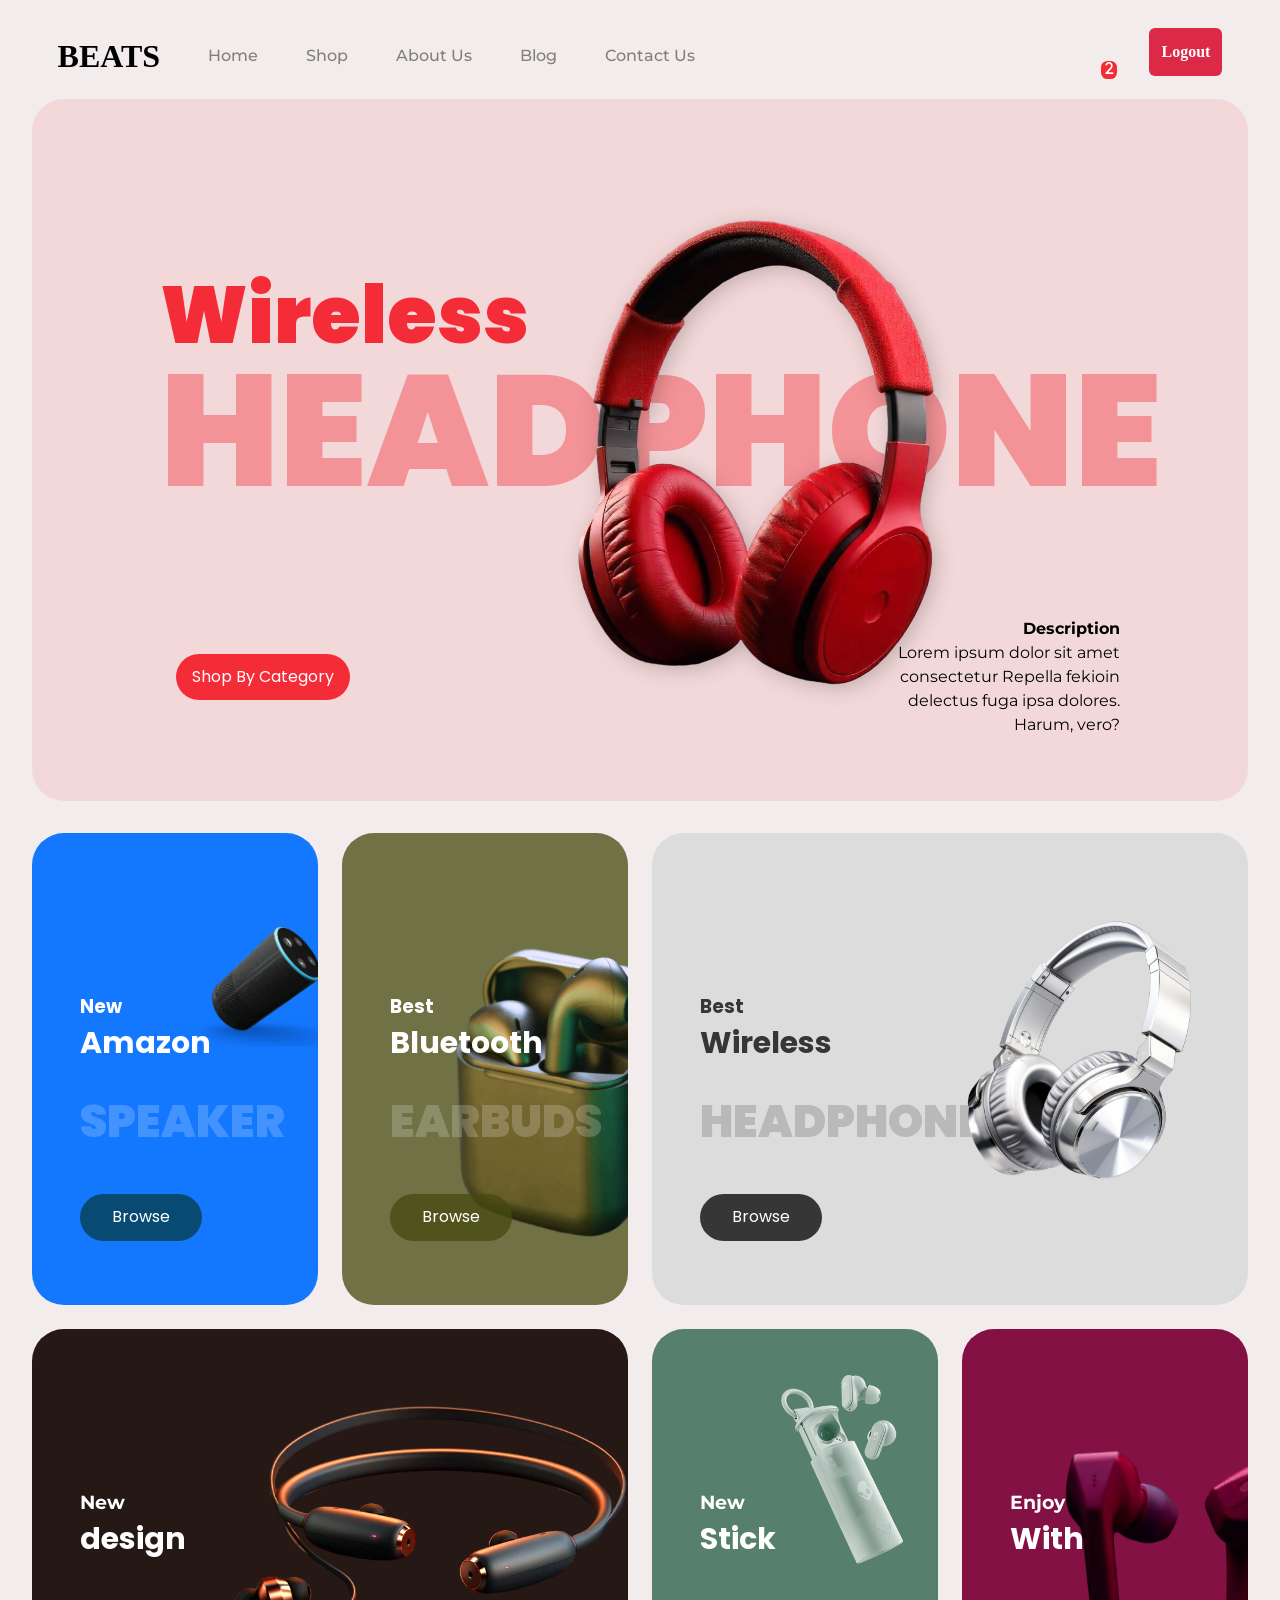
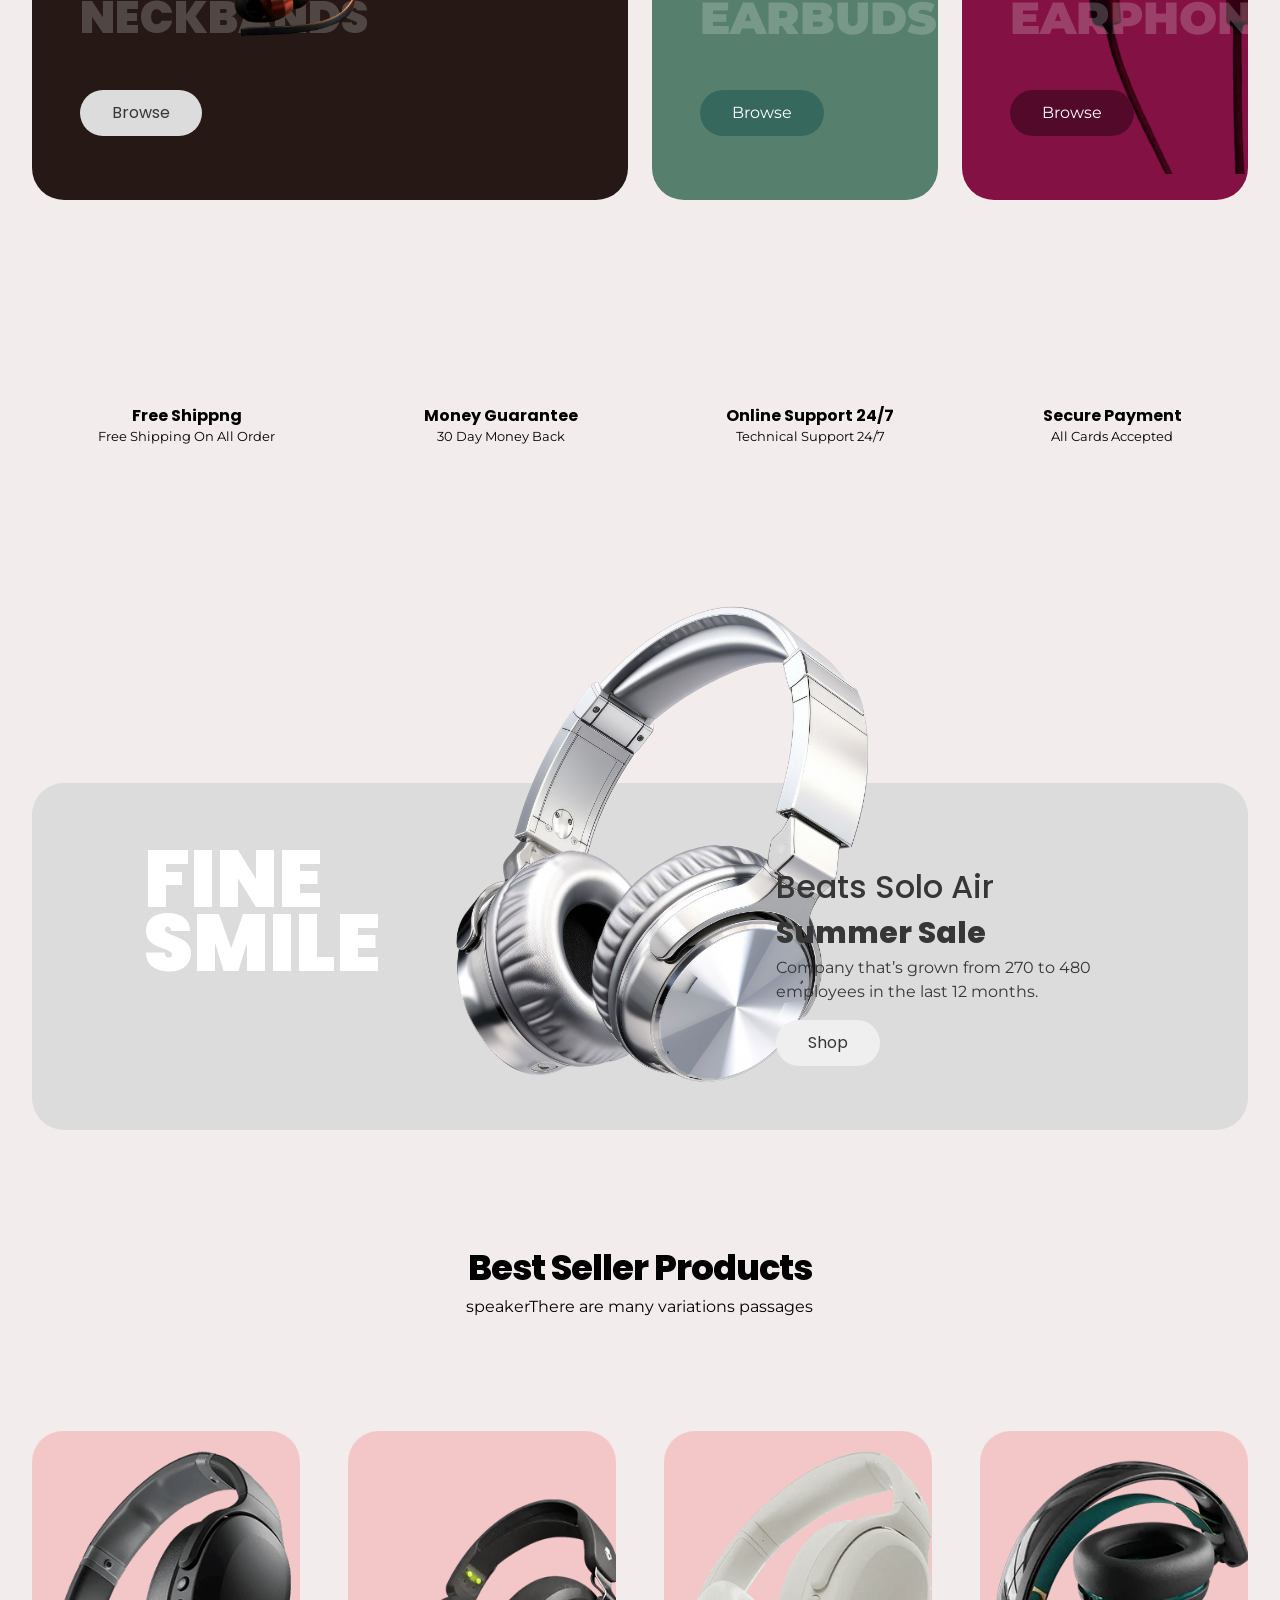
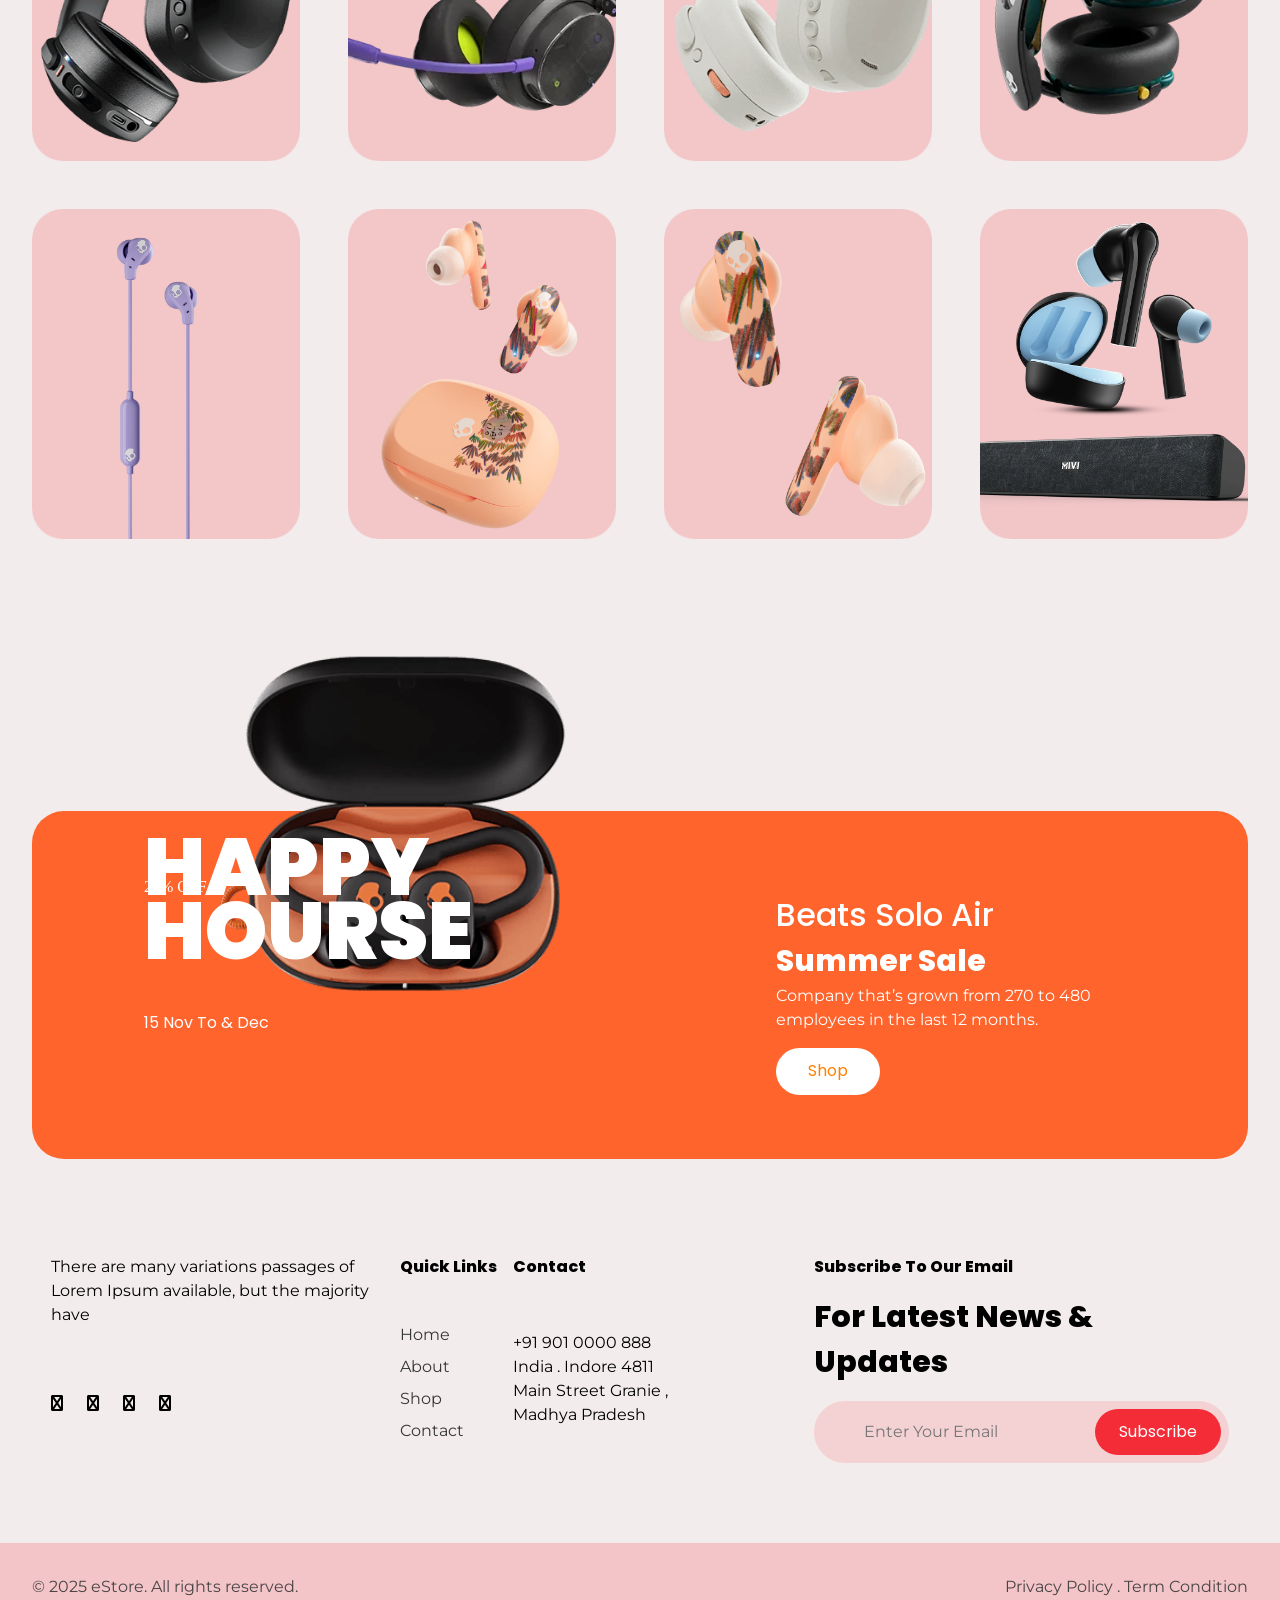
<file: index.html>
<!DOCTYPE html>
<html lang="en">
<head>
  <meta charset="UTF-8" />
  <meta name="viewport" content="width=device-width, initial-scale=1.0" />
  <!-- <link rel="stylesheet" href=""> -->

  <!-- Font Awesome (if you also use normal icons) -->
  <link rel="stylesheet" href="https://cdnjs.cloudflare.com/ajax/libs/font-awesome/6.4.2/css/all.min.css" crossorigin="anonymous" referrerpolicy="no-referrer" />

  <!-- Lottie Player for animated icons -->
  <script src="https://cdn.lordicon.com/xdjxvujz.js"></script>

  <link rel="preconnect" href="https://fonts.googleapis.com" />
  <link rel="preconnect" href="https://fonts.gstatic.com" crossorigin />
  <link
    href="https://fonts.googleapis.com/css2?family=Montserrat:ital,wght@0,100..900;1,100..900&family=Poppins:ital,wght@0,100;0,200;0,300;0,400;0,500;0,600;0,700;0,800;0,900;1,100;1,200;1,300;1,400;1,500;1,600;1,700;1,800;1,900&display=swap"
    rel="stylesheet"
  />
  <link rel="stylesheet" href="css/index.css" />
  <script defer src="js/index.js"></script> <!-- ✅ Correct way to include JS -->

  <title>E-commerce Website</title>
  <!-- <script>
  const isLoggedIn = localStorage.getItem("isLoggedIn");
  if (!isLoggedIn) {
    window.location.href = "login.html";
  }
</script> -->

  
</head>
  <body>


 









<div class="home "  >
    <header class="primary-header container flex">
        <div class="header-inner-one flex">
            <div class="logo">
              <h1 class="logo1"> BEATS  </h1>  
            </div>
            <!-- // i change -->
            <nav>
              <ul id="primary-navigation" data-visible="false" class="primary-navigation flex" >
      <button class="mobile-close-btn" data-visible="false" aria-controls="primary-navigation" data-close-button>
    <!-- Normal Close Circle Icon -->
    <i class="fas fa-times-circle" ></i>
    </button>
        <li><a class="fs-100 fs-montserrat bold-500" href="index.html">Home</a></li>
        <li><a class="fs-100 fs-montserrat bold-500" href="shop.html">Shop</a></li>
        <li><a class="fs-100 fs-montserrat bold-500" href="about.html">About Us</a></li>
        <li><a class="fs-100 fs-montserrat bold-500" href="blog.html">Blog</a></li>
        <li><a class="fs-100 fs-montserrat bold-500" href="contactus.html">Contact Us</a></li>
    </ul>
</nav>


        </div>

        <div class="header-login flex">
          <a href="user.html">
          
              <script src="https://cdn.lordicon.com/lordicon.js"></script>
<lord-icon class="fas anime-user"
    src="https://cdn.lordicon.com/dygfbwwx.json"
    trigger="hover"
    >
</lord-icon>
           
            </a>
           

 <!-- Search Icon -->
  <a href="wishlist.html">
  <script src="https://cdn.lordicon.com/lordicon.js"></script>
<lord-icon
    src="https://cdn.lordicon.com/gbkitytd.json"
    trigger="hover">
</lord-icon>
</a>

<a href="cart.html">
<!-- Shopping Basket Icon -->
<lord-icon class="fas anime-shopping-bag" id="cart-box"
src="https://cdn.lordicon.com/uomkwtjh.json"
trigger="hover"
></lord-icon>
</a>

<a href="">
  <a href="login.html" onclick="logout()" id="logoutBtn" class="logout-icon">Logout</a>
</a>
    
   <div id="navOpen" class="mobile-open-btn">
            <i class="fas fa-bars"></i>
        </div>


<!-- =================1111111111================== -->
      <!-- <div id="cart-icon" data-visible="false" class="cart-icon">
          <div class="shopping flex">
            <p>Shopping Basket</p>
            <i id="cross-btn" class="fas fa-times"></i>
          </div>
          <div class="cart bold-800 flex">
            <i class="fas fa-shopping-cart"></i>
            <p>Cart Is Empty</p>

              </div>
        </div> -->

            <!-- ================================================== -->

<!--    --------------------      -->
<!-- i chang -->

     
    </header>

    <!-- end header section -->


<!------------hero section-->

<main class="hero-section"> 
  <div class="mainhome ">
  <h1 class="fs-200 fs-poppins homeT1 " >  <span class="  big-wireless block lineheight fs-300 bold-900 fs-poppins text-red " style="opacity: 1;" > Wireless</span> <span class="text-red uppercase lineheight2 bold-bolder fs-poppins fs-900" style="opacity: 0.4;" > HeadPhone</span></h1> 
<img src="images/red.png" class="img i1"  alt=""> 
  </div>
  <div class="hero-inner flex">
    <div class="homeT2">
      <button class="large-btn bg-red text-white fs-poppins fs-50 " > Shop By Category</button>
    </div>
    <div class="hero-info homeT3">
      <h4 class="fs-montserrat ">Description</h4>
      <p class="fs-montserrat">Lorem ipsum dolor sit amet consectetur  Repella fekioin delectus fuga ipsa dolores. Harum, vero?</p>
    </div>
  </div>
</main>

<!-- ========= end hero -->

<!-- =====product section====== -->
<section class="product-section">
      
  <div class="category bg-blue grid">
        <div>
          <h3 class="text-white fs-50 fs-poppins bold">
            New <span class="block fs-300 fs-poppins bold">Amazon</span
            ><span
              class="earphone uppercase fs-400 fs-poppins bold-900 lineheight"
              >speaker</span
            >
          </h3>
          <button style="background-color: rgb(9, 74, 114)" class="prdduct-btn large-btn text-white fs-poppins">
            Browse
          </button>
        </div>
        <div class="product-img6">
          <img src="images/speaker (2).png" alt="" />
        </div>
      </div>

      
      <div class="category bg-purple grid">
        <div>
          <h3 class="text-white fs-50 fs-poppins bold">
            Best <span class="block fs-300 fs-poppins bold">Bluetooth</span
            ><span
              class="earphone uppercase fs-400 fs-poppins bold-900 lineheight"
              >earbuds</span
            >
          </h3>
          <button class="prdduct-btn large-btn text-white bg-purple fs-poppins">
            Browse
          </button>
        </div>
        <div class="product-img5">
          <img src="images/freepik__adjust__15718.png" alt="" />
        </div>
      </div>
      <div class="category bg-gray grid">
        <div>
          <h3 class="text-black fs-50 fs-poppins bold">
            Best
            <span class="block fs-300 fs-poppins bold text-black">Wireless</span
            ><span
              class="earphone uppercase fs-400 fs-poppins bold-900 lineheight " style="color:rgb(186, 185, 185) ;"
              >Headphone</span
            >
          </h3>
          <button class="prdduct-btn large-btn text-white bg-black fs-poppins">
            Browse
          </button>
        </div>
        <div class="product-img4">
          <img src="images/silver.png" alt="" />
        </div>
      </div>
      
      
      <div class="category bg-black1 grid">
        <div>
          <h3 class="text-white fs-50 fs-montserrat bold">
            New <span class="block fs-300 fs-poppins bold">design</span
            ><span
              class="earphone uppercase fs-400 fs-poppins bold-900 lineheight"
              >Neckbands</span
            >
          </h3>
          <button class="prdduct-btn large-btn text-black bg-gray fs-poppins">
            Browse
          </button>
        </div>
        <div class="product-img3">
          <img src="images/freepik__adjust__15717.png" alt="" />
        </div>
      </div>
      
      <div class="category bg-lightg grid">
        <div>
          <h3 class="text-white fs-50 fs-montserrat bold">
            New <span class="block fs-300 fs-poppins bold">Stick</span
            ><span
              class="earphone uppercase fs-400 fs-montserrat bold-900 lineheight"
              >earbuds</span
            >
          </h3>
          <button style="background-color: rgba(37, 92, 86, 0.642);"
            class="prdduct-btn large-btn text-white
              fs-montserrat"
          >
            Browse
          </button>
        </div>
        <div class="product-img2">
          <img src="images/buds1.png" alt="" />
        </div>
      </div>

      <div class="category bg-pink grid">
        <div>
          <h3 class="text-white fs-50 fs-montserrat bold">
            Enjoy <span class="block fs-300 fs-poppins bold">With</span
            ><span
              class="earphone uppercase fs-400 fs-montserrat bold-900 lineheight"
              >Earphone</span
            >
          </h3>
          <button style="background-color: #530929;" class="prdduct-btn large-btn text-white  fs-montserrat">
            Browse
          </button>
        </div>
        <div class="product-img1">
          <img src="images/earphone.png" alt="" />
        </div>
      </div>    </section>

    <!-- ========================================= -->


    <!-- =============Service section============== -->

    <section class="service-section"     >
      <div class="service  " >
       <script src="https://cdn.lordicon.com/lordicon.js"></script>
<lord-icon
    src="https://cdn.lordicon.com/yxwmgaav.json"
    trigger="hover"
    colors="primary:#c71f16"
    style="width:60px;height:60px">
</lord-icon>
        <div class="service-info">
          <h3 class="fs-poppins fs-200">Free Shippng</h3>
          <p class="fs-montserrat fs-50">Free Shipping On All Order</p>
        </div>
      </div>
      <div class="service  "  >
        <script src="https://cdn.lordicon.com/lordicon.js"></script>
<lord-icon
    src="https://cdn.lordicon.com/aupkjxuw.json"
    trigger="hover"
    colors="primary:#c71f16"
    style="width:60px;height:60px">
</lord-icon>
        <div class="service-info  "  >
          <h3 class="fs-poppins fs-200">Money Guarantee</h3>
          <p class="fs-montserrat fs-50">30 Day Money Back</p>
        </div>
      </div>
      <div class="service  "  >
        <script src="https://cdn.lordicon.com/lordicon.js"></script>
<lord-icon
    src="https://cdn.lordicon.com/fpvaxfly.json"
    trigger="hover"
    colors="primary:#c71f16"
    style="width:60px;height:60px">
</lord-icon>
        <div class="service-info">
          <h3 class="fs-poppins fs-200">Online Support 24/7</h3>
          <p class="fs-montserrat fs-50">Technical Support 24/7</p>
        </div>
      </div>
      <div class="service  " 
        <script src="https://cdn.lordicon.com/lordicon.js"></script>
<lord-icon
    src="https://cdn.lordicon.com/ynsswhvj.json"
    trigger="hover"
    colors="primary:#c71f16"
    style="width:60px;height:60px">
</lord-icon>
        <div class="service-info">
          <h3 class="fs-poppins fs-200">Secure Payment</h3>
          <p class="fs-montserrat fs-50">All Cards Accepted</p>
        </div>
      </div>
    </section>

    <!-- ===================Feature Section============= -->

    <section class="feature-section bg-gray">
      <div class="feature-one grid">
        <img class="silver" src="images/silver.png" alt="" />
        <p class="text-white uppercase"></p>
        <p
          class=" finesmile font-size lineheight fs-500 text-white fs-poppins bold-900 uppercase"
        >
          fine <span class="smile">smile</span>
        </p>
        <p class="text-black fs-poppins fs-50"></p>
      </div>
      <div class="feature-info">
        <h2 class="fs-200 text-black fs-poppins bold-500">Beats Solo Air</h2>
        <p class="fs-poppins fs-300 bold-800 text-black">Summer Sale</p>
        <p class="fs-montserrat text-black fs-50">
          Company that’s grown from 270 to 480 employees in the last 12 months.
        </p>
        <button class="prdduct-btn large-btn text-black bg-black2 fs-poppins">
          Shop
        </button>
      </div>
    </section>


    
    <!-- =============================Best Sellar================== -->

    <section class="best-product container">
      <h2 class="letter-spacing bold-800 fs-poppins">Best Seller Products</h2>
      <p class="fs-montserrat fs-100">
        speakerThere are many variations passages
      </p>
    </section>

    <!-- ===========================Heading======================== -->
    <section class="best-Seller">
   <div class="product grid">
  <div class="img-wrapper">
    
    <img src="images/head1.png" alt="" />
    <div class="layer">
      <div class="product-icons">
        <lord-icon src="https://cdn.lordicon.com/euduggnx.json" trigger="hover" colors="primary:#fff"></lord-icon>
        <lord-icon src="https://cdn.lordicon.com/gbkitytd.json" trigger="hover" colors="primary:#ffffff"></lord-icon>
      </div>
      <div class="product-info">
        <p class="fs-poppins bold-500 h3">White EliteBook Tablet 810</p>
        <p class="fs-poppins bold-500 p">$95.00</p>
      </div>
    </div>
    </div>
  
</div>

<div class="product grid">
  <div class="img-wrapper">
    <img src="images/head3.webp" alt="" />
    <div class="layer">
      <div class="product-icons">
        <lord-icon src="https://cdn.lordicon.com/euduggnx.json" trigger="hover" colors="primary:#fff"></lord-icon>
        <lord-icon src="https://cdn.lordicon.com/gbkitytd.json" trigger="hover" colors="primary:#ffffff"></lord-icon>
      </div>
      <div class="product-info">
        <p class="fs-poppins bold-500">White EliteBook Tablet 810</p>
        <p class="fs-poppins bold-500">$995.00</p>
      </div>
      </div>
    </div>
  
</div>

<div class="product grid">
  <div class="img-wrapper">
    <img src="images/head2.png" alt="" />
    <div class="layer">
      <div class="product-icons">
        <lord-icon src="https://cdn.lordicon.com/euduggnx.json" trigger="hover" colors="primary:#fff"></lord-icon>
        <lord-icon src="https://cdn.lordicon.com/gbkitytd.json" trigger="hover" colors="primary:#ffffff"></lord-icon>
      </div>
      <div class="product-info">
        <p class="fs-poppins bold-500">Game Console Controller Cable</p>
        <p class="fs-poppins bold-500">$995.00</p>
      </div>
    </div>
  </div>
</div>

<div class="product grid">
  <div class="img-wrapper">
    <img src="images/head4.webp" alt="" />
    <div class="layer">
      <div class="product-icons">
        <lord-icon src="https://cdn.lordicon.com/euduggnx.json" trigger="hover" colors="primary:#fff"></lord-icon>
        <lord-icon src="https://cdn.lordicon.com/gbkitytd.json" trigger="hover" colors="primary:#ffffff"></lord-icon>
      </div>
      <div class="product-info">
        <p class="fs-poppins bold-500">Rocky Mountain</p>
        <p class="fs-poppins bold-500">$995.00</p>
      </div>
    </div>
  </div>
</div>

<div class="product grid">
  <div class="img-wrapper">
    <img src="images/set_buy_box_PS_meta_mauve_2.webp" alt="" />
    <div class="layer">
      <div class="product-icons">
        <lord-icon src="https://cdn.lordicon.com/euduggnx.json" trigger="hover" colors="primary:#fff"></lord-icon>
        <lord-icon src="https://cdn.lordicon.com/gbkitytd.json" trigger="hover" colors="primary:#ffffff"></lord-icon>
      </div>
      <div class="product-info">
        <p class="fs-poppins bold-500">White EliteBook Tablet 810</p>
        <p class="fs-poppins bold-500">$995.00</p>
      </div>
    </div>
  </div>
</div>

<div class="product grid">
  <div class="img-wrapper">
    <img src="images/smokin_buds_buy_box_nora_1.webp" alt="" />
    <div class="layer">
      <div class="product-icons">
        <lord-icon src="https://cdn.lordicon.com/euduggnx.json" trigger="hover" colors="primary:#fff"></lord-icon>
        <lord-icon src="https://cdn.lordicon.com/gbkitytd.json" trigger="hover" colors="primary:#ffffff"></lord-icon>
      </div>
      <div class="product-info">
        <p class="fs-poppins bold-500">Wireless Audio System Multiroom 360</p>
        <p class="fs-poppins bold-500">$995.00</p>
      </div>
    </div>
  </div>
</div>

<div class="product grid">
  <div class="img-wrapper">
    <img src="images/s.webp" alt="" />
    <div class="layer">
      <div class="product-icons">
        <lord-icon src="https://cdn.lordicon.com/euduggnx.json" trigger="hover" colors="primary:#fff"></lord-icon>
        <lord-icon src="https://cdn.lordicon.com/gbkitytd.json" trigger="hover" colors="primary:#ffffff"></lord-icon>
      </div>
      <div class="product-info">
        <p class="fs-poppins bold-500">Wireless Audio System Multiroom 360</p>
        <p class="fs-poppins bold-500">$995.00</p>
      </div>
    </div>
  </div>
</div>

<div class="product grid">
  <div class="img-wrapper">
    <img src="images/buds2.webp" alt="" />
    <div class="layer">
      <div class="product-icons">
        <lord-icon src="https://cdn.lordicon.com/euduggnx.json" trigger="hover" colors="primary:#fff"></lord-icon>
        <lord-icon src="https://cdn.lordicon.com/gbkitytd.json" trigger="hover" colors="primary:#ffffff"></lord-icon>
      </div>
      <div class="product-info">
        <p class="fs-poppins bold-500">Smartwatch 2.0 LTE Wifi</p>
        <p class="fs-poppins bold-500">$995.00</p>
      </div>
    </div>
  </div>
</div>

    </section>

    <!-- =========================================== -->
    <section class="feature-section bg-orange ">
      <div class="feature-green feature-one grid">
        <img src="images/ear.png" alt=""  class="ear"/>
        <p class="text-white uppercase">20% OFF</p>
        <p
          class="font-size lineheight fs-500 text-white fs-poppins bold-900 uppercase"
        >
          HAPPY <span class="smile">HOURSE</span>
        </p>
        <p class="text-white fs-poppins fs-50">15 Nov To & Dec</p>
      </div>
      <div class="feature-info">
        <h2 class="fs-200 text-white fs-poppins bold-500">Beats Solo Air</h2>
        <p class="fs-poppins fs-300 bold-800 text-white">Summer Sale</p>
        <p class="fs-montserrat text-white fs-50">
          Company that’s grown from 270 to 480 employees in the last 12 months.
        </p>
        <button class="prdduct-btn large-btn text-orange bg-white fs-poppins">
          Shop
        </button>
      </div>
    </section>
    <!-- =========================================== -->


      <!-- =============Footer Menu=================== -->
      <section class="footer grid">
        
        
        <div class="footer-logo grid">
        
          <p class="fs-montserrat fs-200">
            There are many variations passages of Lorem Ipsum available, but the
            majority have
          </p>
          <div class="social-media flex">
            <i class="fas fa-facebook-f"></i>
            <i class="fas fa-instagram"></i>
            <i class="fas fa-linkedin"></i>
            <i class="fas fa-twitter"></i>
          </div>
        </div>
        
        <div class="footer-menu grid">
          <h3 class="fs-poppins fs-200 bold-800">Quick Links</h3>
          <ul>
            <li>
              <a class="fs-montserrat text-black fs-200" href="#home.html">Home</a>
            </li>
            <li>
              <a class="fs-montserrat text-black fs-200" href="#about.html">About</a>
            </li>
            <li>
              <a class="fs-montserrat text-black fs-200" href="#shop.html">Shop</a>
            </li>
            <li>
              <a class="fs-montserrat text-black fs-200" href="#contact.html">Contact</a>
            </li>
          </ul>
        </div>
        
        <div class="contact grid">
          <h3 class="fs-poppins fs-200 bold-800">Contact</h3>
          <p class="fs-montserrat">
            +91  901 0000 888 India . Indore 4811 Main Street
            Granie , Madhya Pradesh
          </p>
        </div>
        
        <div class="emails grid">
          <h3 class="fs-poppins fs-200 bold-800">Subscribe To Our Email</h3>
          <p class="updates fs-poppins fs-300 bold-800">
            For Latest News & Updates
          </p>
          <div class="inputField flex bg-light-red">
            <input
            type="email" id="subscriberEmail"
            placeholder="Enter Your Email"
            class="fs-montserrat "
            />
            <button class="bg-red text-white fs-poppins fs-50" onclick="subscribeEmail()">
              Subscribe
            </button>
          </div>
           <div id="popupMessage" class="popup-message"></div>
        </div>
      </section>
      
     
 
      

<footer >

      <section  class="copyRight">
        <p class="c-font fs-montserrat fs-200">
          © 2025 eStore. All rights reserved.
        </p>
        <p class="fs-montserrat fs-100 text-align p-top">
          Privacy Policy . Term Condition
        </p>
      </section>
    </footer>
 <!-- Scroll Up Button -->
      <button onclick="scrollToTop()" id="scrollUpBtn" title="Go to top" style="display:none;">
        <script src="https://cdn.lordicon.com/lordicon.js"></script>
        <lord-icon 
          src="https://cdn.lordicon.com/jqisugjj.json"
          trigger="hover">
        </lord-icon>
      </button>





<script>
        const scrollUpBtn = document.getElementById("scrollUpBtn");

        window.addEventListener("scroll", function() {
          if (window.pageYOffset > 300) {
        scrollUpBtn.style.display = "block";
          } else {
        scrollUpBtn.style.display = "none";
          }
        });

        function scrollToTop() {
          window.scrollTo({ top: 0, behavior: "smooth" });
        }

        document.addEventListener("DOMContentLoaded", function () {
  const cartBoxIcon = document.getElementById("cart-box");
  const cartPanel = document.getElementById("cart-icon");
  const closeCartBtn = document.getElementById("cart-close-btn");

  cartBoxIcon.addEventListener("click", () => {
    cartPanel.setAttribute("data-visible", "true");
  });

  closeCartBtn.addEventListener("click", () => {
    cartPanel.setAttribute("data-visible", "false");
  });
});

      </script>


  </body>
</html>
</file>
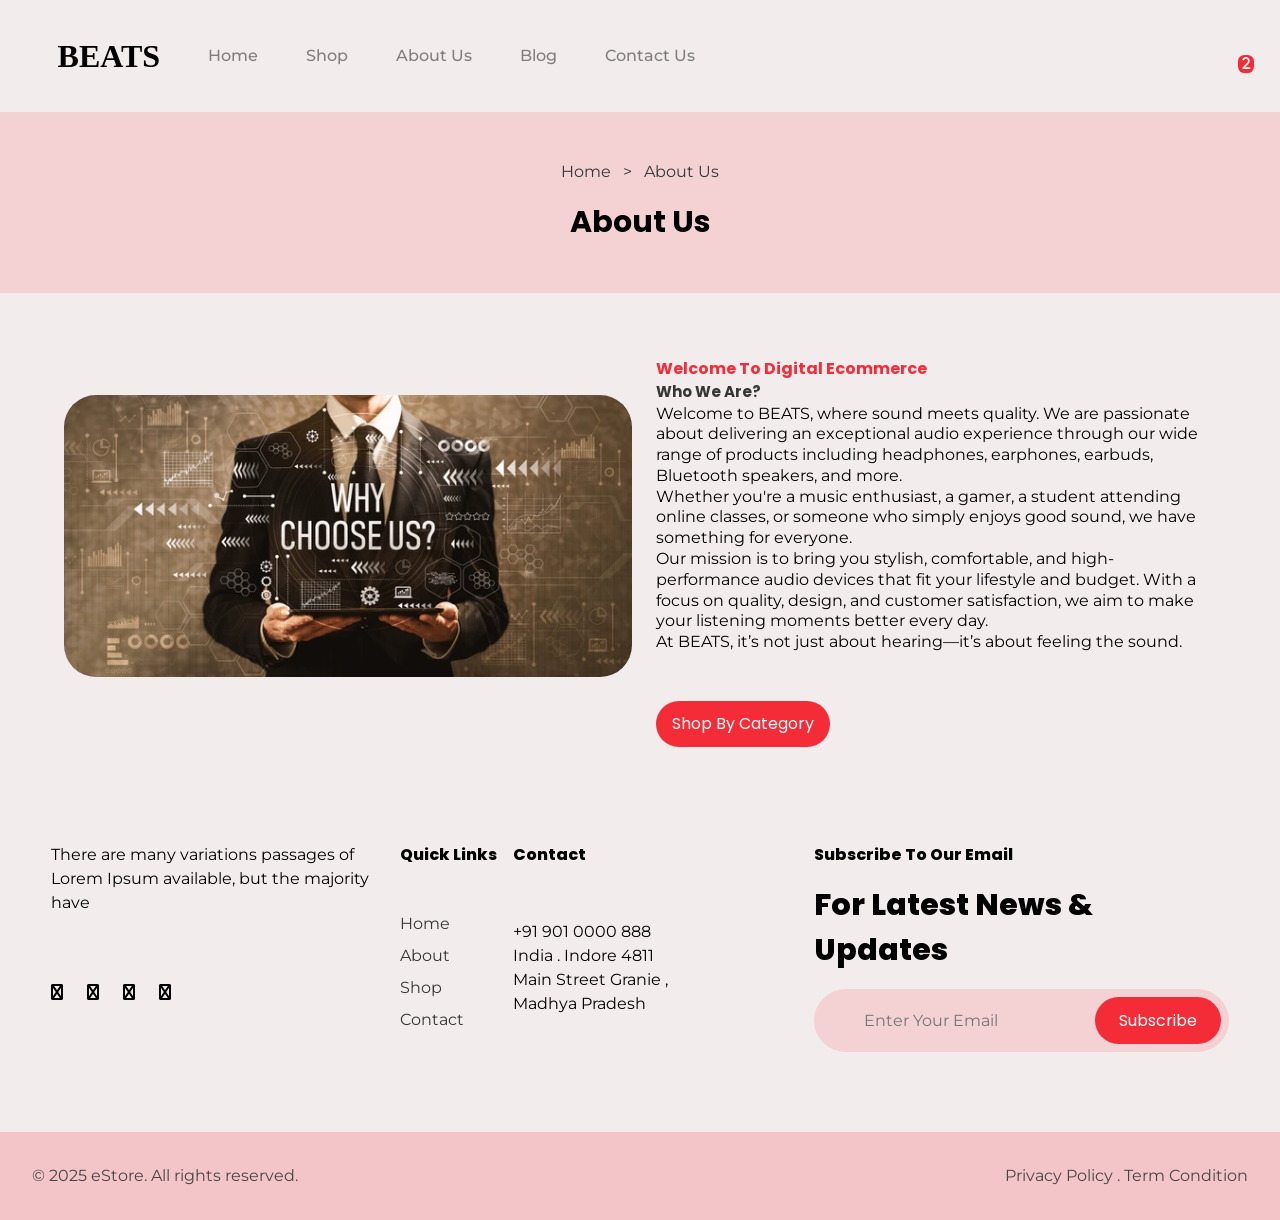
<file: about.html>
<!DOCTYPE html>
<html lang="en">
  <head>
    <meta charset="UTF-8" />
    <meta name="viewport" content="width=device-width, initial-scale=1.0" />
    <!-- <link rel="stylesheet" href=""> -->

<!-- Font Awesome (if you also use normal icons) -->
<link rel="stylesheet" href="https://cdnjs.cloudflare.com/ajax/libs/font-awesome/6.4.2/css/all.min.css" crossorigin="anonymous" referrerpolicy="no-referrer" />

<!-- Lottie Player for animated icons -->
<script src="https://cdn.lordicon.com/xdjxvujz.js"></script>


   
    <link rel="preconnect" href="https://fonts.googleapis.com" />
    <link rel="preconnect" href="https://fonts.gstatic.com" crossorigin />
    <link
      href="https://fonts.googleapis.com/css2?family=Montserrat:ital,wght@0,100..900;1,100..900&family=Poppins:ital,wght@0,100;0,200;0,300;0,400;0,500;0,600;0,700;0,800;0,900;1,100;1,200;1,300;1,400;1,500;1,600;1,700;1,800;1,900&display=swap"
      rel="stylesheet"
    />


    
    <!-- custon style Sheet & JavaScript -->
    <link rel="stylesheet" href="css/shop.css" />
    <link rel="stylesheet" href="css/index.css" />
    <link rel="stylesheet" href="css/about.css">
    <script src="js/index.js" defer></script>
    <script src="js/shop.js" defer></script>
    <!-- custon style Sheet & JavaScript -->
    <title>Ecommerce Website</title>
  </head>
  <div class="home "  >
    <header class="primary-header container flex">
        <div class="header-inner-one flex">
            <div class="logo">
              <h1 class="logo1"> BEATS  </h1>  
            </div>
            <!-- // i change -->
            <nav>
              <ul id="primary-navigation" data-visible="false" class="primary-navigation flex" >
      <button class="mobile-close-btn" data-visible="false" aria-controls="primary-navigation" data-close-button>
    <!-- Normal Close Circle Icon -->
    <i class="fas fa-times-circle" ></i>
    </button>
        <li><a class="fs-100 fs-montserrat bold-500" href="index.html">Home</a></li>
        <li><a class="fs-100 fs-montserrat bold-500" href="shop.html">Shop</a></li>
        <li><a class="fs-100 fs-montserrat bold-500" href="about.html">About Us</a></li>
        <li><a class="fs-100 fs-montserrat bold-500" href="blog.html">Blog</a></li>
        <li><a class="fs-100 fs-montserrat bold-500" href="contactus.html">Contact Us</a></li>
    </ul>
</nav>


        </div>

        <div class="header-login flex">
          <a href="user.html">
          
              <script src="https://cdn.lordicon.com/lordicon.js"></script>
<lord-icon class="fas anime-user"
    src="https://cdn.lordicon.com/dygfbwwx.json"
    trigger="hover"
    >
</lord-icon>
           
            </a>
           

 <!-- Search Icon -->
  <a href="wishlist.html">
  <script src="https://cdn.lordicon.com/lordicon.js"></script>
<lord-icon
    src="https://cdn.lordicon.com/gbkitytd.json"
    trigger="hover">
</lord-icon>
</a>

  
  <!-- Shopping Basket Icon -->
  <lord-icon class="fas anime-shopping-bag" id="cart-box"
    src="https://cdn.lordicon.com/uomkwtjh.json"
    trigger="hover"
    ></lord-icon>

   <div id="navOpen" class="mobile-open-btn">
            <i class="fas fa-bars"></i>
        </div>


<!-- =================1111111111================== -->
        
            <!-- ================================================== -->

<!--    --------------------      -->
<!-- i chang -->

        </div>
     
    </header>

  </div>
    <!-- end header section -->




    <!-- ===================Shop Feature Section============================ -->

    <section class="shop-feature bg-light-red grid">
      <div>
        <p class="fs-montserrat text-black">
          Home <span aria-hidden="true" class="margin">></span> About Us
        </p>
      </div>
      <h2 class="fs-poppins fs-300 bold-700">About Us</h2>
    </section>

    <!-- ========================About Section========================== -->

   <section class="about-section grid">
       <div>
           <img src="images/about.webp" alt="">
       </div>
       <div class="about-info">
           <h3 class="fs-poppins fs-200 text-red">Welcome To Digital Ecommerce</h3>
           <h1 class="fs-poppins fs-500 text-black">Who We Are?</h1>
           <p class="fs-montserrat fs-100">  Welcome to BEATS, where sound meets quality. We are passionate about delivering an exceptional audio experience through our wide range of products including headphones, earphones, earbuds, Bluetooth speakers, and more.
            <br>
             Whether you're a music enthusiast, a gamer, a student attending online classes, or someone who simply enjoys good sound, we have something for everyone.
             <br> Our mission is to bring you stylish, comfortable, and high-performance audio devices that fit your lifestyle and budget. With a focus on quality, design, and customer satisfaction, we aim to make your listening moments better every day. 
             <br> At BEATS, it’s not just about hearing—it’s about feeling the sound.</p>
            <div class="about-btn">
                <button class="large-btn bg-red text-white fs-poppins fs-50">Shop By Category</button>
              </div>
       </div>
   </section>




    <!-- ========================About Section========================== -->


<!-- =============Footer Menu=================== -->
     <section class="footer grid">
        
        
        <div class="footer-logo grid">
        
          <p class="fs-montserrat fs-200">
            There are many variations passages of Lorem Ipsum available, but the
            majority have
          </p>
          <div class="social-media flex">
            <i class="fas fa-facebook-f"></i>
            <i class="fas fa-instagram"></i>
            <i class="fas fa-linkedin"></i>
            <i class="fas fa-twitter"></i>
          </div>
        </div>
        
        <div class="footer-menu grid">
          <h3 class="fs-poppins fs-200 bold-800">Quick Links</h3>
          <ul>
            <li>
              <a class="fs-montserrat text-black fs-200" href="#home.html">Home</a>
            </li>
            <li>
              <a class="fs-montserrat text-black fs-200" href="#about.html">About</a>
            </li>
            <li>
              <a class="fs-montserrat text-black fs-200" href="#shop.html">Shop</a>
            </li>
            <li>
              <a class="fs-montserrat text-black fs-200" href="#contact.html">Contact</a>
            </li>
          </ul>
        </div>
        
        <div class="contact grid">
          <h3 class="fs-poppins fs-200 bold-800">Contact</h3>
          <p class="fs-montserrat">
            +91  901 0000 888 India . Indore 4811 Main Street
            Granie , Madhya Pradesh
          </p>
        </div>
        
        <div class="emails grid">
          <h3 class="fs-poppins fs-200 bold-800">Subscribe To Our Email</h3>
          <p class="updates fs-poppins fs-300 bold-800">
            For Latest News & Updates
          </p>
          <div class="inputField flex bg-light-red">
            <input
            type="email" id="subscriberEmail"
            placeholder="Enter Your Email"
            class="fs-montserrat "
            />
            <button class="bg-red text-white fs-poppins fs-50" onclick="subscribeEmail()">
              Subscribe
            </button>
          </div>
           <div id="popupMessage" class="popup-message"></div>
        </div>
      </section>


<footer>

      <section class="copyRight">
        <p class="c-font fs-montserrat fs-200">
          © 2025 eStore. All rights reserved.
        </p>
        <p class="fs-montserrat fs-100 text-align p-top">
          Privacy Policy . Term Condition
        </p>
      </section>
    </footer>
  </body>

</html>
</file>
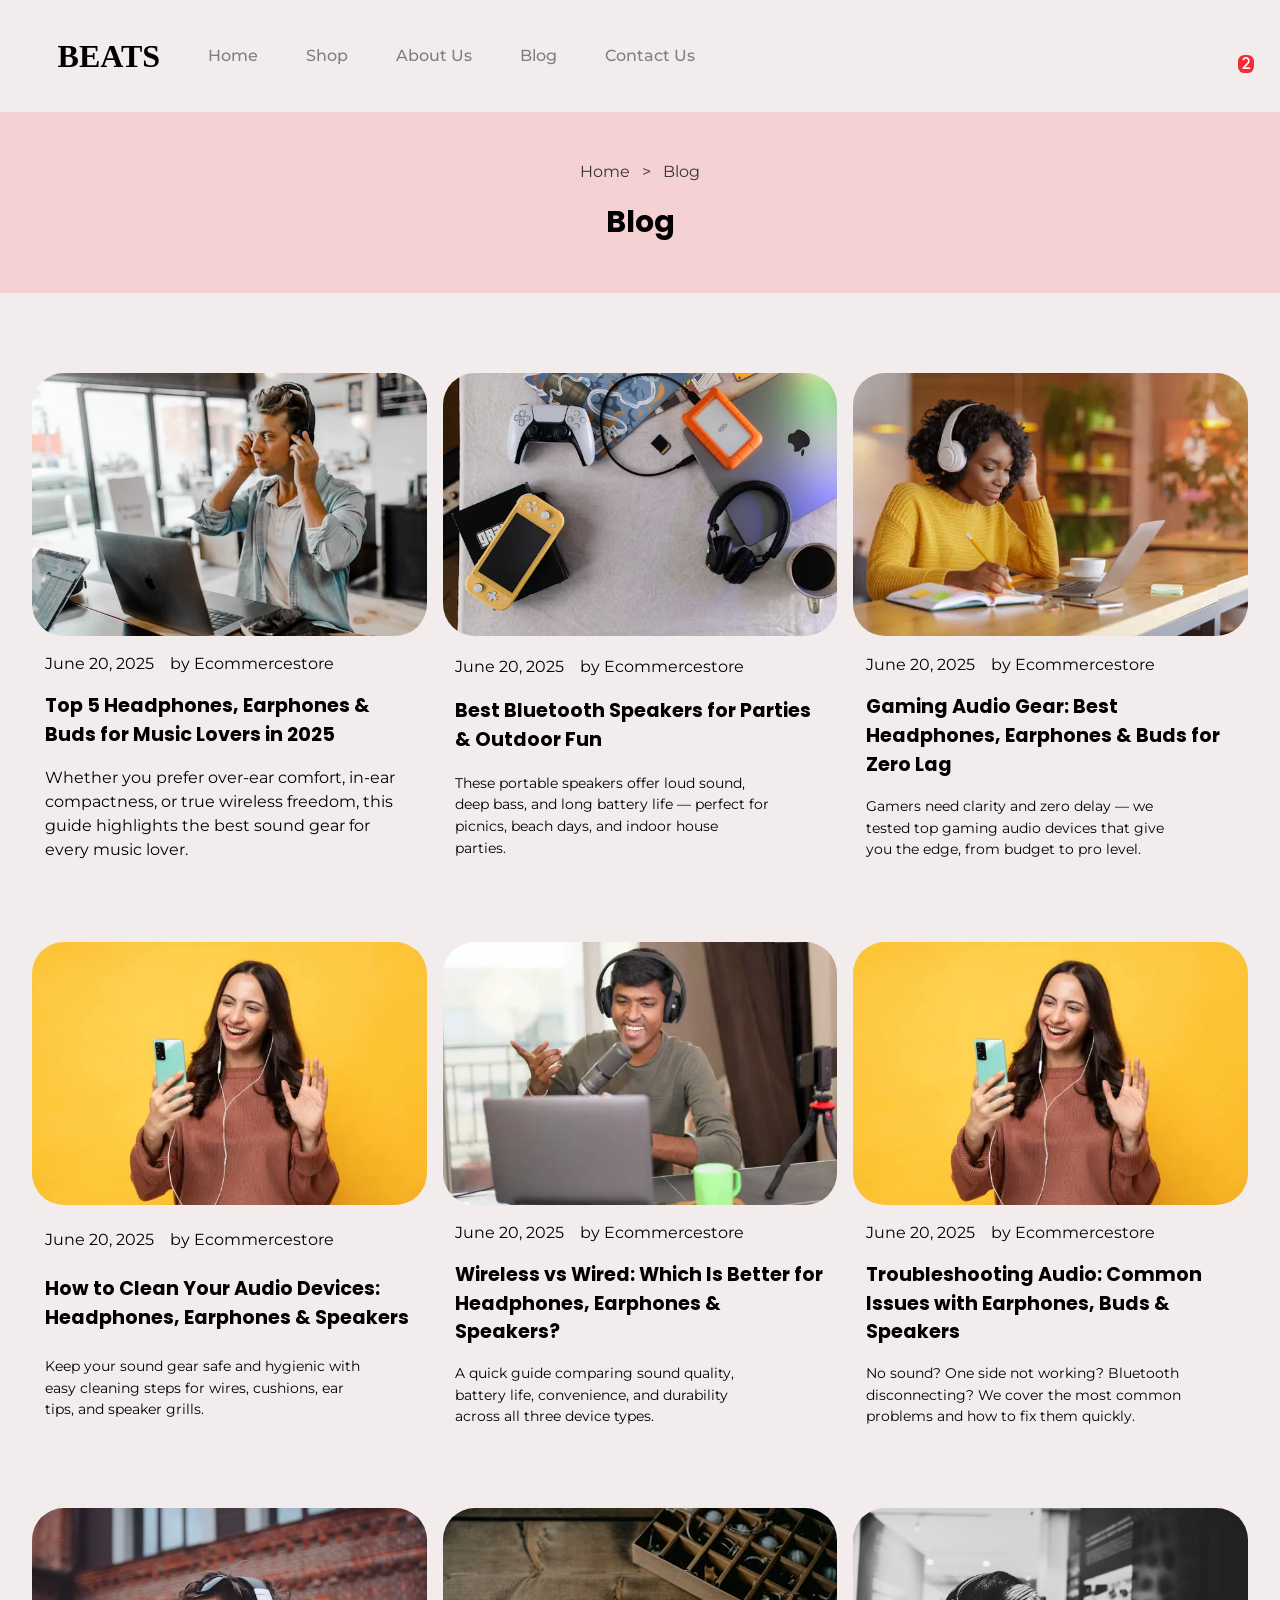
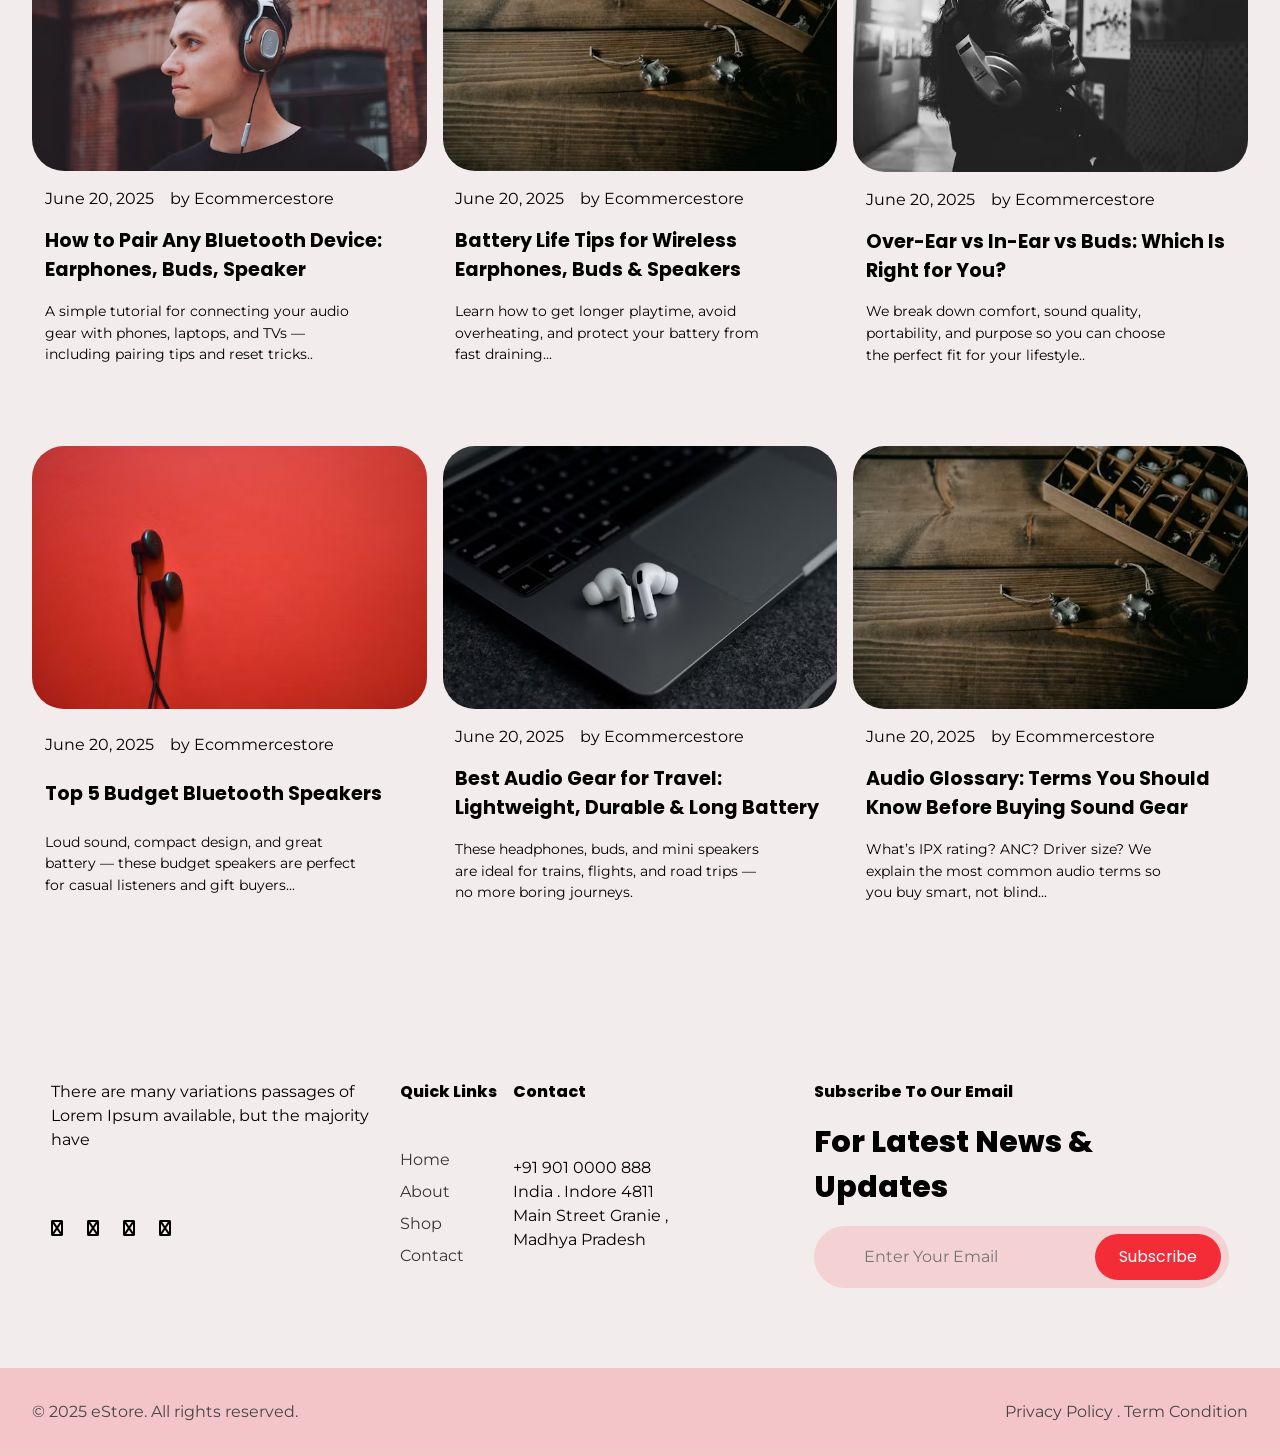
<file: blog.html>
<!DOCTYPE html>
<html lang="en">
  <head>
    <meta charset="UTF-8" />
    <meta name="viewport" content="width=device-width, initial-scale=1.0" />
    <!-- <link rel="stylesheet" href=""> -->

<!-- Font Awesome (if you also use normal icons) -->
<link rel="stylesheet" href="https://cdnjs.cloudflare.com/ajax/libs/font-awesome/6.4.2/css/all.min.css" crossorigin="anonymous" referrerpolicy="no-referrer" />

<!-- Lottie Player for animated icons -->
<script src="https://cdn.lordicon.com/xdjxvujz.js"></script>


   
    <link rel="preconnect" href="https://fonts.googleapis.com" />
    <link rel="preconnect" href="https://fonts.gstatic.com" crossorigin />
    <link
      href="https://fonts.googleapis.com/css2?family=Montserrat:ital,wght@0,100..900;1,100..900&family=Poppins:ital,wght@0,100;0,200;0,300;0,400;0,500;0,600;0,700;0,800;0,900;1,100;1,200;1,300;1,400;1,500;1,600;1,700;1,800;1,900&display=swap"
      rel="stylesheet"
    />

    
    <!-- custon style Sheet & JavaScript -->
    <link rel="stylesheet" href="css/index.css" />
    <link rel="stylesheet" href="css/shop.css">
    <link rel="stylesheet" href="css/blog.css">
    <script src="js/index.js" defer></script>
    <!-- custon style Sheet & JavaScript -->
    <title>Ecommerce Website</title>


  </head>
 <div class="home "  >
    <header class="primary-header container flex">
        <div class="header-inner-one flex">
            <div class="logo">
              <h1 class="logo1"> BEATS  </h1>  
            </div>
            <!-- // i change -->
            <nav>
              <ul id="primary-navigation" data-visible="false" class="primary-navigation flex" >
      <button class="mobile-close-btn" data-visible="false" aria-controls="primary-navigation" data-close-button>
    <!-- Normal Close Circle Icon -->
    <i class="fas fa-times-circle" ></i>
    </button>
        <li><a class="fs-100 fs-montserrat bold-500" href="index.html">Home</a></li>
        <li><a class="fs-100 fs-montserrat bold-500" href="shop.html">Shop</a></li>
        <li><a class="fs-100 fs-montserrat bold-500" href="about.html">About Us</a></li>
        <li><a class="fs-100 fs-montserrat bold-500" href="blog.html">Blog</a></li>
        <li><a class="fs-100 fs-montserrat bold-500" href="contactus.html">Contact Us</a></li>
    </ul>
</nav>


        </div>

        <div class="header-login flex">
          <a href="user.html">
          
              <script src="https://cdn.lordicon.com/lordicon.js"></script>
<lord-icon class="fas anime-user"
    src="https://cdn.lordicon.com/dygfbwwx.json"
    trigger="hover"
    >
</lord-icon>
           
            </a>
           

 <!-- Search Icon -->
  <a href="wishlist.html">
  <script src="https://cdn.lordicon.com/lordicon.js"></script>
<lord-icon
    src="https://cdn.lordicon.com/gbkitytd.json"
    trigger="hover">
</lord-icon>
</a>

  
  <!-- Shopping Basket Icon -->
  <lord-icon class="fas anime-shopping-bag" id="cart-box"
    src="https://cdn.lordicon.com/uomkwtjh.json"
    trigger="hover"
    ></lord-icon>

   <div id="navOpen" class="mobile-open-btn">
            <i class="fas fa-bars"></i>
        </div>


<!-- =================1111111111================== -->
        

            <!-- ================================================== -->

<!--    --------------------      -->
<!-- i chang -->

        </div>
     
    </header>

  </div>
    <!-- end header section -->




        <!-- ===================Shop Feature Section============================ -->

        <section class="shop-feature bg-light-red grid">
            <div>
              <p class="fs-montserrat text-black">
                Home <span aria-hidden="true" class="margin">></span> Blog
              </p>
            </div>
            <h2 class="fs-poppins fs-300 bold-700">Blog</h2>
          </section>

<!-- ================Blog Section======================== -->
     <!-- ============blog News=========================== -->

     <div class="blog">
  
    <section class="recent-news grid">
      <div class="news grid">
        <img src="images/bloag1.avif" alt="">
        <div class="fs-montserrat fs-100 flex padding-inline"><p>June 20, 2025</p>
          <p>by Ecommercestore</p>
        </div>
        <h2 class="fs-poppins padding-inline fs-200 blod-600">Top 5 Headphones, Earphones & Buds for Music Lovers in 2025</h2>
        <Whether class="fs-montserrat padding-inline fs-100">Whether you prefer over-ear comfort, in-ear compactness, or true wireless freedom, this guide highlights the best sound gear for every music lover.</p>
      </div>
  
      <div class="news grid">
        <img src="images/blog2.avif" alt="">
        <div class="fs-montserrat fs-100 flex padding-inline"><p>June 20, 2025</p>
          <p>by Ecommercestore</p>
        </div>
        <h2 class="fs-poppins padding-inline fs-200 blod-600">Best Bluetooth Speakers for Parties & Outdoor Fun</h2>
        <p class="fs-montserrat padding-inline fs-100">These portable speakers offer loud sound, deep bass, and long battery life — perfect for picnics, beach days, and indoor house parties.</p>
      </div>
  
      <div class="news grid">
        <img src="images/blog3.webp" alt="">
        <div class="post-date fs-montserrat fs-100 flex padding-inline"><p>June 20, 2025</p>
          <p>by Ecommercestore</p>
        </div>
        <h2 class="fs-poppins padding-inline fs-200 blod-600">Gaming Audio Gear: Best Headphones, Earphones & Buds for Zero Lag</h2>
        <p class="fs-montserrat padding-inline fs-100">Gamers need clarity and zero delay — we tested top gaming audio devices that give you the edge, from budget to pro level.</p>
      </div>
    </section>

    <!-- ========================================== -->

    <section class="recent-news grid">
        <div class="news grid">
          <img src="images/blog4.webp" alt="">
          <div class="fs-montserrat fs-100 flex padding-inline"><p>June 20, 2025</p>
            <p>by Ecommercestore</p>
          </div>
          <h2 class="fs-poppins padding-inline fs-200 blod-600">How to Clean Your Audio Devices: Headphones, Earphones & Speakers</h2>
          <p class="fs-montserrat padding-inline fs-100">Keep your sound gear safe and hygienic with easy cleaning steps for wires, cushions, ear tips, and speaker grills.</p>
        </div>
    
        <div class="news grid">
          <img src="images/blog5.webp" alt="">
          <div class="fs-montserrat fs-100 flex padding-inline"><p>June 20, 2025</p>
            <p>by Ecommercestore</p>
          </div>
          <h2 class="fs-poppins padding-inline fs-200 blod-600">Wireless vs Wired: Which Is Better for Headphones, Earphones & Speakers?</h2>
          <p class="fs-montserrat padding-inline fs-100">A quick guide comparing sound quality, battery life, convenience, and durability across all three device types.</p>
        </div>
    
        <div class="news grid">
          <img src="images/blog4.webp" alt="">
          <div class="post-date fs-montserrat fs-100 flex padding-inline"><p>June 20, 2025</p>
            <p>by Ecommercestore</p>
          </div>
          <h2 class="fs-poppins padding-inline fs-200 blod-600">Troubleshooting Audio: Common Issues with Earphones, Buds & Speakers</h2>
          <p class="fs-montserrat padding-inline fs-100">No sound? One side not working? Bluetooth disconnecting? We cover the most common problems and how to fix them quickly.</p>
        </div>
      </section>

      <!-- ======================================== -->

      <section class="recent-news grid">
        <div class="news grid">
          <img src="images/blog7.avif" alt="">
          <div class="fs-montserrat fs-100 flex padding-inline"><p>June 20, 2025</p>
            <p>by Ecommercestore</p>
          </div>
          <h2 class="fs-poppins padding-inline fs-200 blod-600">How to Pair Any Bluetooth Device: Earphones, Buds, Speaker</h2>
          <p class="fs-montserrat padding-inline fs-100">A simple tutorial for connecting your audio gear with phones, laptops, and TVs — including pairing tips and reset tricks..</p>
        </div>
    
        <div class="news grid">
          <img src="images/blog10.avif" alt="">
          <div class="fs-montserrat fs-100 flex padding-inline"><p>June 20, 2025</p>
            <p>by Ecommercestore</p>
          </div>
          <h2 class="fs-poppins padding-inline fs-200 blod-600">Battery Life Tips for Wireless Earphones, Buds & Speakers</h2>
          <p class="fs-montserrat padding-inline fs-100">Learn how to get longer playtime, avoid overheating, and protect your battery from fast draining...</p>
        </div>
    
        <div class="news grid">
          <img src="images/blog6.avif" alt="">
          <div class="post-date fs-montserrat fs-100 flex padding-inline"><p>June 20, 2025</p>
            <p>by Ecommercestore</p>
          </div>
          <h2 class="fs-poppins padding-inline fs-200 blod-600">Over-Ear vs In-Ear vs Buds: Which Is Right for You?</h2>
          <p class="fs-montserrat padding-inline fs-100">We break down comfort, sound quality, portability, and purpose so you can choose the perfect fit for your lifestyle..</p>
        </div>
      </section>


      <!-- ========================================? -->
      <section class="recent-news grid">
        <div class="news grid">
          <img src="images/blog8.avif" alt="">
          <div class="fs-montserrat fs-100 flex padding-inline"><p>June 20, 2025</p>
            <p>by Ecommercestore</p>
          </div>
          <h2 class="fs-poppins padding-inline fs-200 blod-600">Top 5 Budget Bluetooth Speakers</h2>
          <p class="fs-montserrat padding-inline fs-100">Loud sound, compact design, and great battery — these budget speakers are perfect for casual listeners and gift buyers...</p>
        </div>
    
        <div class="news grid">
          <img src="images/blog9.avif" alt="">
          <div class="fs-montserrat fs-100 flex padding-inline"><p>June 20, 2025</p>
            <p>by Ecommercestore</p>
          </div>
          <h2 class="fs-poppins padding-inline fs-200 blod-600">Best Audio Gear for Travel: Lightweight, Durable & Long Battery</h2>
          <p class="fs-montserrat padding-inline fs-100">These headphones, buds, and mini speakers are ideal for trains, flights, and road trips — no more boring journeys.</p>
        </div>
    
        <div class="news grid">
          <img src="images/blog10.avif" alt="">
          <div class="post-date fs-montserrat fs-100 flex padding-inline"><p>June 20, 2025</p>
            <p>by Ecommercestore</p>
          </div>
          <h2 class="fs-poppins padding-inline fs-200 blod-600">Audio Glossary: Terms You Should Know Before Buying Sound Gear</h2>
          <p class="fs-montserrat padding-inline fs-100">What’s IPX rating? ANC? Driver size? We explain the most common audio terms so you buy smart, not blind...</p>
        </div>
      </section>

</div>

<!-- ================Blog Section======================== -->

    <!-- ===================Contact Us======================== -->

   

      <!-- =============Footer Menu=================== -->
    <section class="footer grid">
        
        
        <div class="footer-logo grid">
        
          <p class="fs-montserrat fs-200">
            There are many variations passages of Lorem Ipsum available, but the
            majority have
          </p>
          <div class="social-media flex">
            <i class="fas fa-facebook-f"></i>
            <i class="fas fa-instagram"></i>
            <i class="fas fa-linkedin"></i>
            <i class="fas fa-twitter"></i>
          </div>
        </div>
        
        <div class="footer-menu grid">
          <h3 class="fs-poppins fs-200 bold-800">Quick Links</h3>
          <ul>
            <li>
              <a class="fs-montserrat text-black fs-200" href="#home.html">Home</a>
            </li>
            <li>
              <a class="fs-montserrat text-black fs-200" href="#about.html">About</a>
            </li>
            <li>
              <a class="fs-montserrat text-black fs-200" href="#shop.html">Shop</a>
            </li>
            <li>
              <a class="fs-montserrat text-black fs-200" href="#contact.html">Contact</a>
            </li>
          </ul>
        </div>
        
        <div class="contact grid">
          <h3 class="fs-poppins fs-200 bold-800">Contact</h3>
          <p class="fs-montserrat">
            +91  901 0000 888 India . Indore 4811 Main Street
            Granie , Madhya Pradesh
          </p>
        </div>
        
        <div class="emails grid">
          <h3 class="fs-poppins fs-200 bold-800">Subscribe To Our Email</h3>
          <p class="updates fs-poppins fs-300 bold-800">
            For Latest News & Updates
          </p>
          <div class="inputField flex bg-light-red">
            <input
            type="email" id="subscriberEmail"
            placeholder="Enter Your Email"
            class="fs-montserrat "
            />
            <button class="bg-red text-white fs-poppins fs-50" onclick="subscribeEmail()">
              Subscribe
            </button>
          </div>
           <div id="popupMessage" class="popup-message"></div>
        </div>
      </section>


      <footer>

      <section class="copyRight">
        <p class="c-font fs-montserrat fs-200">
          © 2025 eStore. All rights reserved.
        </p>
        <p class="fs-montserrat fs-100 text-align p-top">
          Privacy Policy . Term Condition
        </p>
      </section>
      
    </footer>
      <!-- Scroll Up Button -->
      <button onclick="scrollToTop()" id="scrollUpBtn" title="Go to top"><script src="https://cdn.lordicon.com/lordicon.js"></script>
<lord-icon
    src="https://cdn.lordicon.com/jqisugjj.json"
    trigger="hover"
  
   
  </body>

</html>
</file>
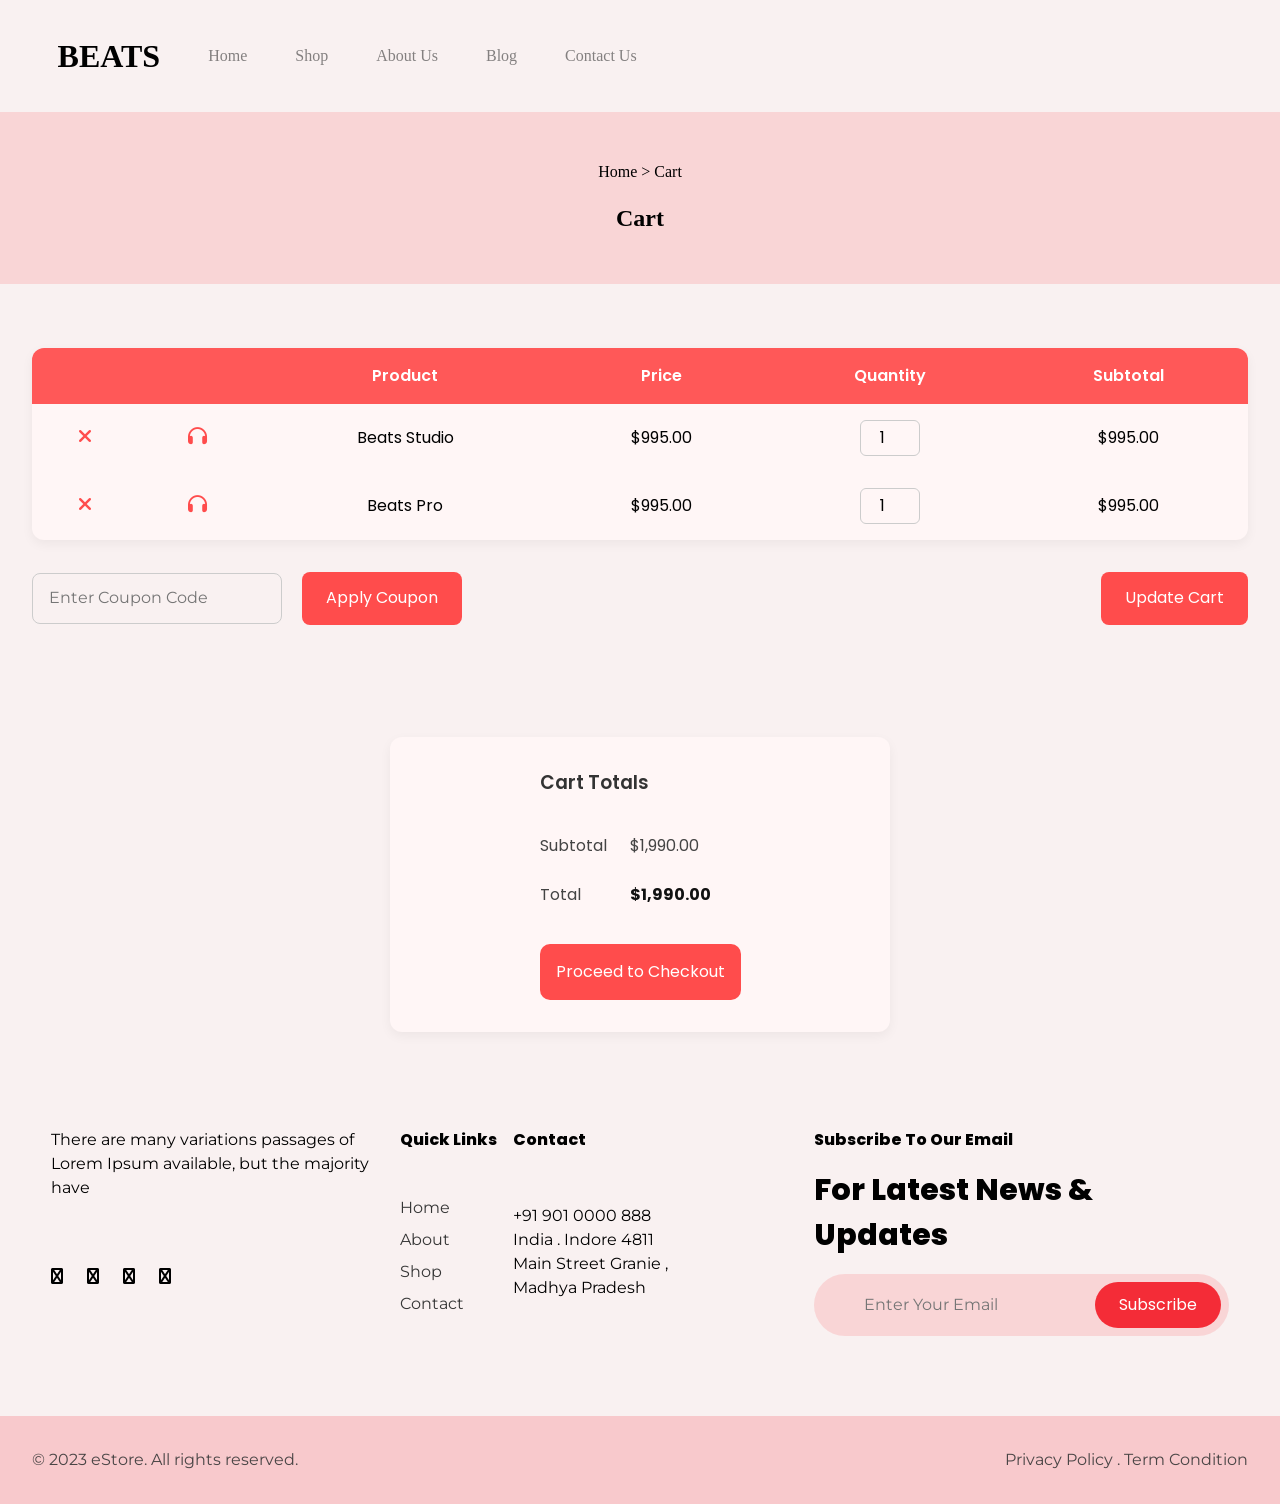
<file: cart.html>
<!DOCTYPE html>
<html lang="en">
<head>
  <meta charset="UTF-8" />
  <meta name="viewport" content="width=device-width, initial-scale=1.0" />
  <title>Cart | Beats</title>

  <!-- Google Fonts -->
  <link rel="preconnect" href="https://fonts.googleapis.com" />
  <link rel="preconnect" href="https://fonts.gstatic.com" crossorigin />
  <link href="https://fonts.googleapis.com/css2?family=Montserrat&family=Poppins:wght@400;600;700&display=swap" rel="stylesheet" />

  <!-- Font Awesome -->
  <link rel="stylesheet" href="https://cdnjs.cloudflare.com/ajax/libs/font-awesome/6.4.2/css/all.min.css" crossorigin="anonymous" referrerpolicy="no-referrer" />

  <!-- Lottie -->
  <script src="https://cdn.lordicon.com/xdjxvujz.js"></script>

  <!-- Custom Styles -->
  <link rel="stylesheet" href="css/index.css" />
  <link rel="stylesheet" href="css/shop.css" />
  <link rel="stylesheet" href="css/blog.css" />
  <link rel="stylesheet" href="css/cart.css" />

  <!-- Custom Script -->
  <script src="js/index.js" defer></script>
</head>
<body>

<!-- Header -->
<div class="home">
  <header class="primary-header container flex">
    <div class="header-inner-one flex">
      <div class="logo">
        <h1 class="logo1">BEATS</h1>
      </div>
      <nav>
        <ul id="primary-navigation" data-visible="false" class="primary-navigation flex">
          <button class="mobile-close-btn" data-close-button>
            <i class="fas fa-times-circle"></i>
          </button>
          <li><a href="index.html">Home</a></li>
          <li><a href="shop.html">Shop</a></li>
          <li><a href="about.html">About Us</a></li>
          <li><a href="blog.html">Blog</a></li>
          <li><a href="contactus.html">Contact Us</a></li>
        </ul>
      </nav>
    </div>

    <div class="header-login flex">
      <a href="user.html">
        <lord-icon src="https://cdn.lordicon.com/dygfbwwx.json" trigger="hover"></lord-icon>
      </a>
      <a href="wishlist.html">
        <lord-icon src="https://cdn.lordicon.com/gbkitytd.json" trigger="hover"></lord-icon>
      </a>
     
    </div>
  </header>
</div>

<!-- Breadcrumb -->
<section class="shop-feature bg-light-red grid">
  <div><p>Home <span>></span> Cart</p></div>
  <h2>Cart</h2>
</section>

<!-- Cart Table -->
<section class="table">
  <table>
    <thead class="thead">
      <tr>
        <td></td>
        <td></td>
        <td>Product</td>
        <td>Price</td>
        <td>Quantity</td>
        <td>Subtotal</td>
      </tr>
    </thead>
    <tbody>
      <tr>
        <td><i class="fas fa-times"></i></td>
        <td><i class="fas fa-headphones"></i></td>
        <td>Beats Studio</td>
        <td>$995.00</td>
        <td><input type="number" min="1" value="1" /></td>
        <td>$995.00</td>
      </tr>
      <tr>
        <td><i class="fas fa-times"></i></td>
        <td><i class="fas fa-headphones"></i></td>
        <td>Beats Pro</td>
        <td>$995.00</td>
        <td><input type="number" min="1" value="1" /></td>
        <td>$995.00</td>
      </tr>
    </tbody>
  </table>

  <div class="copen-box flex">
    <div>
      <input class="copen-input" type="text" placeholder="Enter Coupon Code">
      <button class="coupon-btn">Apply Coupon</button>
    </div>
    <div>
      <button class="coupon-btn">Update Cart</button>
    </div>
  </div>
</section>

<!-- Checkout Section -->
<section class="check-out grid">
  <div>
    <h3>Cart Totals</h3>
    <table>
      <tr>
        <td>Subtotal</td>
        <td>$1,990.00</td>
      </tr>
      <tr>
        <td>Total</td>
        <td><strong>$1,990.00</strong></td>
      </tr>
    </table>
    <button class="checkout-btn">Proceed to Checkout</button>
  </div>
</section>

    <!-- ==============Footer section================================= -->
<section class="footer grid">
        
        
        <div class="footer-logo grid">
        
          <p class="fs-montserrat fs-200">
            There are many variations passages of Lorem Ipsum available, but the
            majority have
          </p>
          <div class="social-media flex">
            <i class="fas fa-facebook-f"></i>
            <i class="fas fa-instagram"></i>
            <i class="fas fa-linkedin"></i>
            <i class="fas fa-twitter"></i>
          </div>
        </div>
        
        <div class="footer-menu grid">
          <h3 class="fs-poppins fs-200 bold-800">Quick Links</h3>
          <ul>
            <li>
              <a class="fs-montserrat text-black fs-200" href="#home.html">Home</a>
            </li>
            <li>
              <a class="fs-montserrat text-black fs-200" href="#about.html">About</a>
            </li>
            <li>
              <a class="fs-montserrat text-black fs-200" href="#shop.html">Shop</a>
            </li>
            <li>
              <a class="fs-montserrat text-black fs-200" href="#contact.html">Contact</a>
            </li>
          </ul>
        </div>
        
        <div class="contact grid">
          <h3 class="fs-poppins fs-200 bold-800">Contact</h3>
          <p class="fs-montserrat">
            +91  901 0000 888 India . Indore 4811 Main Street
            Granie , Madhya Pradesh
          </p>
        </div>
        
        <div class="emails grid">
          <h3 class="fs-poppins fs-200 bold-800">Subscribe To Our Email</h3>
          <p class="updates fs-poppins fs-300 bold-800">
            For Latest News & Updates
          </p>
          <div class="inputField flex bg-light-red">
            <input
            type="email" id="subscriberEmail"
            placeholder="Enter Your Email"
            class="fs-montserrat "
            />
            <button class="bg-red text-white fs-poppins fs-50" onclick="subscribeEmail()">
              Subscribe
            </button>
          </div>
           <div id="popupMessage" class="popup-message"></div>
        </div>
      </section>
      <section class="copyRight">
        <p class="c-font fs-montserrat fs-200">
          © 2023 eStore. All rights reserved.
        </p>
        <p class="fs-montserrat fs-100 text-align p-top">
          Privacy Policy . Term Condition
        </p>
      </section>
    </footer>

</body>
</html>
</file>
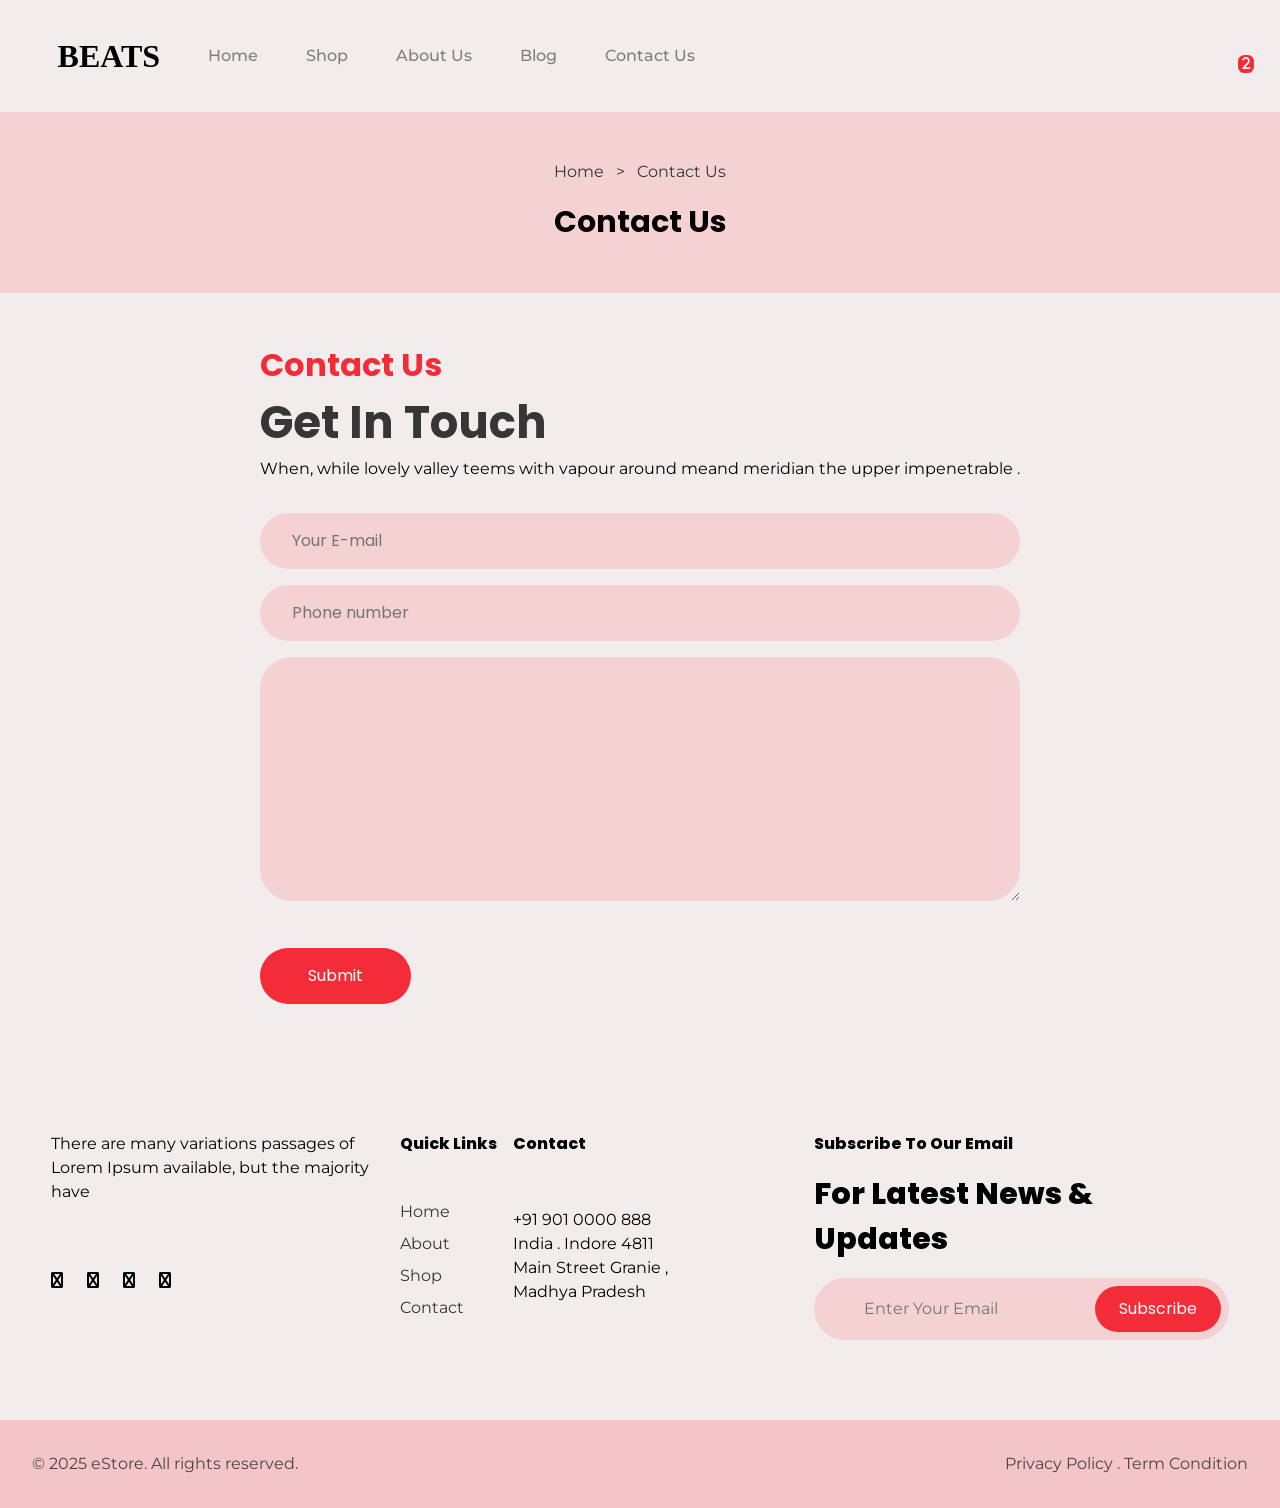
<file: contactus.html>
<!DOCTYPE html>
<html lang="en">
  <head>
    <meta charset="UTF-8" />
    <meta name="viewport" content="width=device-width, initial-scale=1.0" />
    <!-- <link rel="stylesheet" href=""> -->

<!-- Font Awesome (if you also use normal icons) -->
<link rel="stylesheet" href="https://cdnjs.cloudflare.com/ajax/libs/font-awesome/6.4.2/css/all.min.css" crossorigin="anonymous" referrerpolicy="no-referrer" />

<!-- Lottie Player for animated icons -->
<script src="https://cdn.lordicon.com/xdjxvujz.js"></script>


   
    <link rel="preconnect" href="https://fonts.googleapis.com" />
    <link rel="preconnect" href="https://fonts.gstatic.com" crossorigin />
    <link
      href="https://fonts.googleapis.com/css2?family=Montserrat:ital,wght@0,100..900;1,100..900&family=Poppins:ital,wght@0,100;0,200;0,300;0,400;0,500;0,600;0,700;0,800;0,900;1,100;1,200;1,300;1,400;1,500;1,600;1,700;1,800;1,900&display=swap"
      rel="stylesheet"
    />

       <!-- custon style Sheet & JavaScript -->
    <link rel="stylesheet" href="css/index.css" />
    <link rel="stylesheet" href="css/shop.css" />
    <link rel="stylesheet" href="css/blog.css" />
    <link rel="stylesheet" href="css//contactus.css" />
    <script src="js/index.js" defer></script>
    <!-- custon style Sheet & JavaScript -->
    <title>Ecommerce Website</title>
  </head>
  <body> <div class="home "  >
    <header class="primary-header container flex">
        <div class="header-inner-one flex">
            <div class="logo">
              <h1 class="logo1"> BEATS  </h1>  
            </div>
            <!-- // i change -->
            <nav>
              <ul id="primary-navigation" data-visible="false" class="primary-navigation flex" >
      <button class="mobile-close-btn" data-visible="false" aria-controls="primary-navigation" data-close-button>
    <!-- Normal Close Circle Icon -->
    <i class="fas fa-times-circle" ></i>
    </button>
        <li><a class="fs-100 fs-montserrat bold-500" href="index.html">Home</a></li>
        <li><a class="fs-100 fs-montserrat bold-500" href="shop.html">Shop</a></li>
        <li><a class="fs-100 fs-montserrat bold-500" href="about.html">About Us</a></li>
        <li><a class="fs-100 fs-montserrat bold-500" href="blog.html">Blog</a></li>
        <li><a class="fs-100 fs-montserrat bold-500" href="contactus.html">Contact Us</a></li>
    </ul>
</nav>


        </div>

        <div class="header-login flex">
          <a href="user.html">
          
              <script src="https://cdn.lordicon.com/lordicon.js"></script>
<lord-icon class="fas anime-user"
    src="https://cdn.lordicon.com/dygfbwwx.json"
    trigger="hover"
    >
</lord-icon>
           
            </a>
           

 <!-- Search Icon -->
  <a href="wishlist.html">
  <script src="https://cdn.lordicon.com/lordicon.js"></script>
<lord-icon
    src="https://cdn.lordicon.com/gbkitytd.json"
    trigger="hover">
</lord-icon>
</a>

  
  <!-- Shopping Basket Icon -->
  <lord-icon class="fas anime-shopping-bag" id="cart-box"
    src="https://cdn.lordicon.com/uomkwtjh.json"
    trigger="hover"
    ></lord-icon>

   <div id="navOpen" class="mobile-open-btn">
            <i class="fas fa-bars"></i>
        </div>


<!-- =================1111111111================== -->


            <!-- ================================================== -->

<!--    --------------------      -->
<!-- i chang -->

        </div>
     
    </header>

  </div>
    <!-- end header section -->


    <!-- ===================Shop Feature Section============================ -->

    <section class="shop-feature bg-light-red grid">
      <div>
        <p class="fs-montserrat text-black">
          Home <span aria-hidden="true" class="margin">></span> Contact Us
        </p>
      </div>
      <h2 class="fs-poppins fs-300 bold-700">Contact Us</h2>
    </section>

    <!-- ===================Contact Us======================== -->

    <section class="contact-us grid">
      <div class="contact-info" >
        <div>
          <h1 class="fs-poppins text-red fs-200">Contact Us</h1>
          <h3 class="fs-poppins text-black fs-400">Get In Touch</h3>
          <p class="fs-montserrat fs-100">
            When, while lovely valley teems with vapour around meand meridian
            the upper impenetrable .
          </p>
        </div>
        <form action="#" class="contact-form grid">
          <div class="grid">
            <input
              class="bg-light-red text-black fs-poppins"
              type="text"
              placeholder="Your E-mail"
            />
          </div>
          <div class="grid">
            <input
              class="bg-light-red text-black fs-poppins"
              type="text"
              placeholder="Phone number"
            />
          </div>
          <div>
            <textarea
              class="bg-light-red text-black fs-poppins"
              rows="10"
              placeholder="Your Message Here"
            >
            </textarea>
          </div>

          <div class="contact-btn">
            <button class="large-btn bg-red text-white fs-poppins fs-50">
              Submit
            </button>
          </div>
        </form>
      </div>

      <!-- ================map===================== -->
      
    </section>

    <!-- ===================Contact Us======================== -->

   

      <!-- =============Footer Menu=================== -->
     <section class="footer grid">
        
        
        <div class="footer-logo grid">
        
          <p class="fs-montserrat fs-200">
            There are many variations passages of Lorem Ipsum available, but the
            majority have
          </p>
          <div class="social-media flex">
            <i class="fas fa-facebook-f"></i>
            <i class="fas fa-instagram"></i>
            <i class="fas fa-linkedin"></i>
            <i class="fas fa-twitter"></i>
          </div>
        </div>
        
        <div class="footer-menu grid">
          <h3 class="fs-poppins fs-200 bold-800">Quick Links</h3>
          <ul>
            <li>
              <a class="fs-montserrat text-black fs-200" href="#home.html">Home</a>
            </li>
            <li>
              <a class="fs-montserrat text-black fs-200" href="#about.html">About</a>
            </li>
            <li>
              <a class="fs-montserrat text-black fs-200" href="#shop.html">Shop</a>
            </li>
            <li>
              <a class="fs-montserrat text-black fs-200" href="#contact.html">Contact</a>
            </li>
          </ul>
        </div>
        
        <div class="contact grid">
          <h3 class="fs-poppins fs-200 bold-800">Contact</h3>
          <p class="fs-montserrat">
            +91  901 0000 888 India . Indore 4811 Main Street
            Granie , Madhya Pradesh
          </p>
        </div>
        
        <div class="emails grid">
          <h3 class="fs-poppins fs-200 bold-800">Subscribe To Our Email</h3>
          <p class="updates fs-poppins fs-300 bold-800">
            For Latest News & Updates
          </p>
          <div class="inputField flex bg-light-red">
            <input
            type="email" id="subscriberEmail"
            placeholder="Enter Your Email"
            class="fs-montserrat "
            />
            <button class="bg-red text-white fs-poppins fs-50" onclick="subscribeEmail()">
              Subscribe
            </button>
          </div>
           <div id="popupMessage" class="popup-message"></div>
        </div>
      </section>

      <section class="copyRight">
        <p class="c-font fs-montserrat fs-200">
          © 2025 eStore. All rights reserved.
        </p>
        <p class="fs-montserrat fs-100 text-align p-top">
          Privacy Policy . Term Condition
        </p>
      </section>
    </footer>
  </body>
</html>
</file>
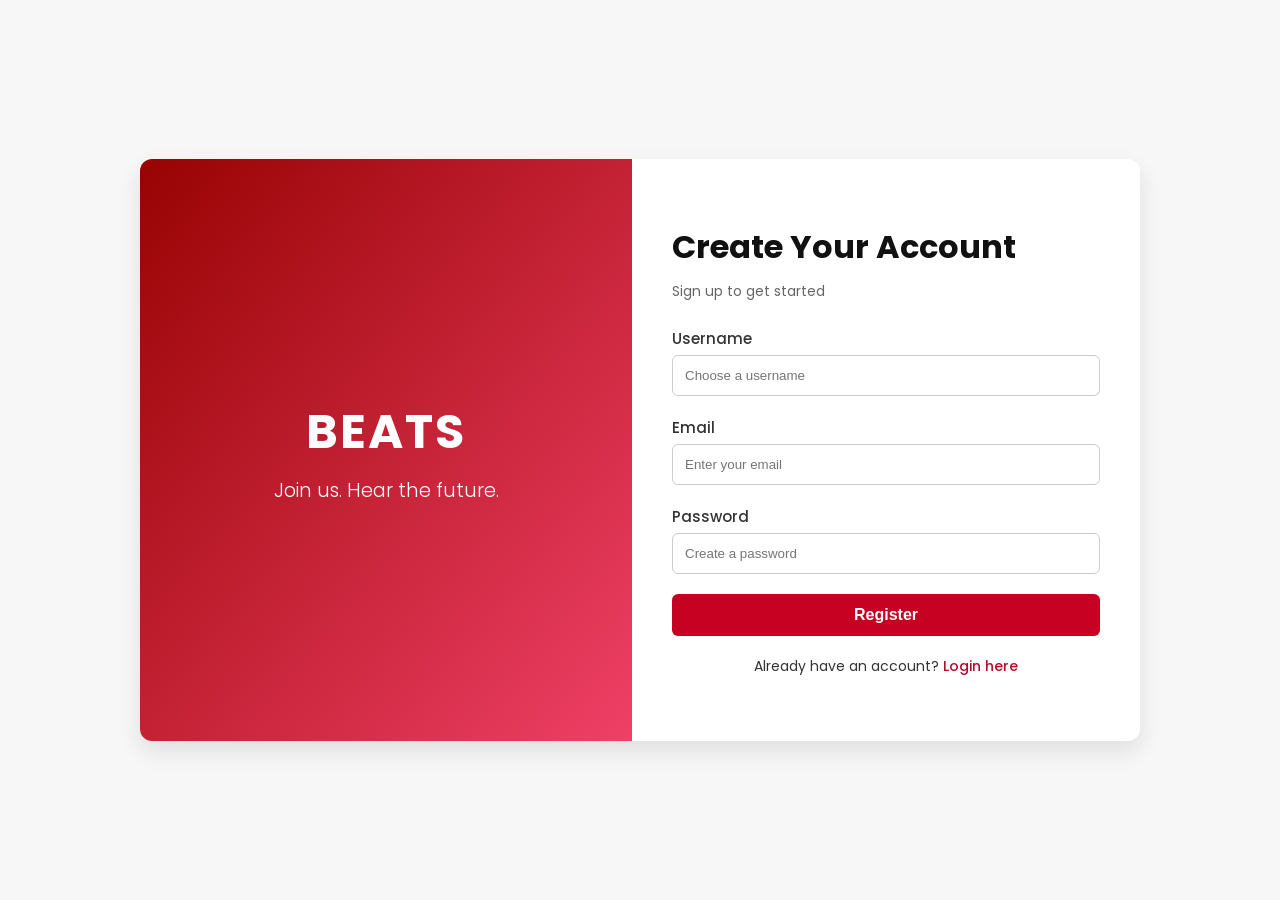
<file: register.html>
<!DOCTYPE html>
<html lang="en">
<head>
  <meta charset="UTF-8" />
  <meta name="viewport" content="width=device-width, initial-scale=1.0"/>
  <title>Register</title>
  <link rel="stylesheet" href="css/register.css" />
  <link href="https://fonts.googleapis.com/css2?family=Poppins:wght@400;600&display=swap" rel="stylesheet">
</head>
<body>

  <div class="register-wrapper">
    <div class="register-left">
      <div class="brand">
        <h1>BEATS</h1>
        <p>Join us. Hear the future.</p>
      </div>
    </div>

    <div class="register-right">
      <form action="/register" method="post" class="register-form">
        <h2>Create Your Account</h2>
        <p class="register-sub">Sign up to get started</p>

        <label for="username">Username</label>
        <input type="text" id="username" name="username" placeholder="Choose a username" required />

        <label for="email">Email</label>
        <input type="email" id="email" name="email" placeholder="Enter your email" required />

        <label for="password">Password</label>
        <input type="password" id="password" name="password" placeholder="Create a password" required />

        <button type="submit" onclick="window.location.href='login.html'" class="register-btn">Register</button>

        <p class="login-link">Already have an account? <a href="login.html">Login here</a></p>
      </form>
    </div>
  </div>


</body>
</html>
</file>
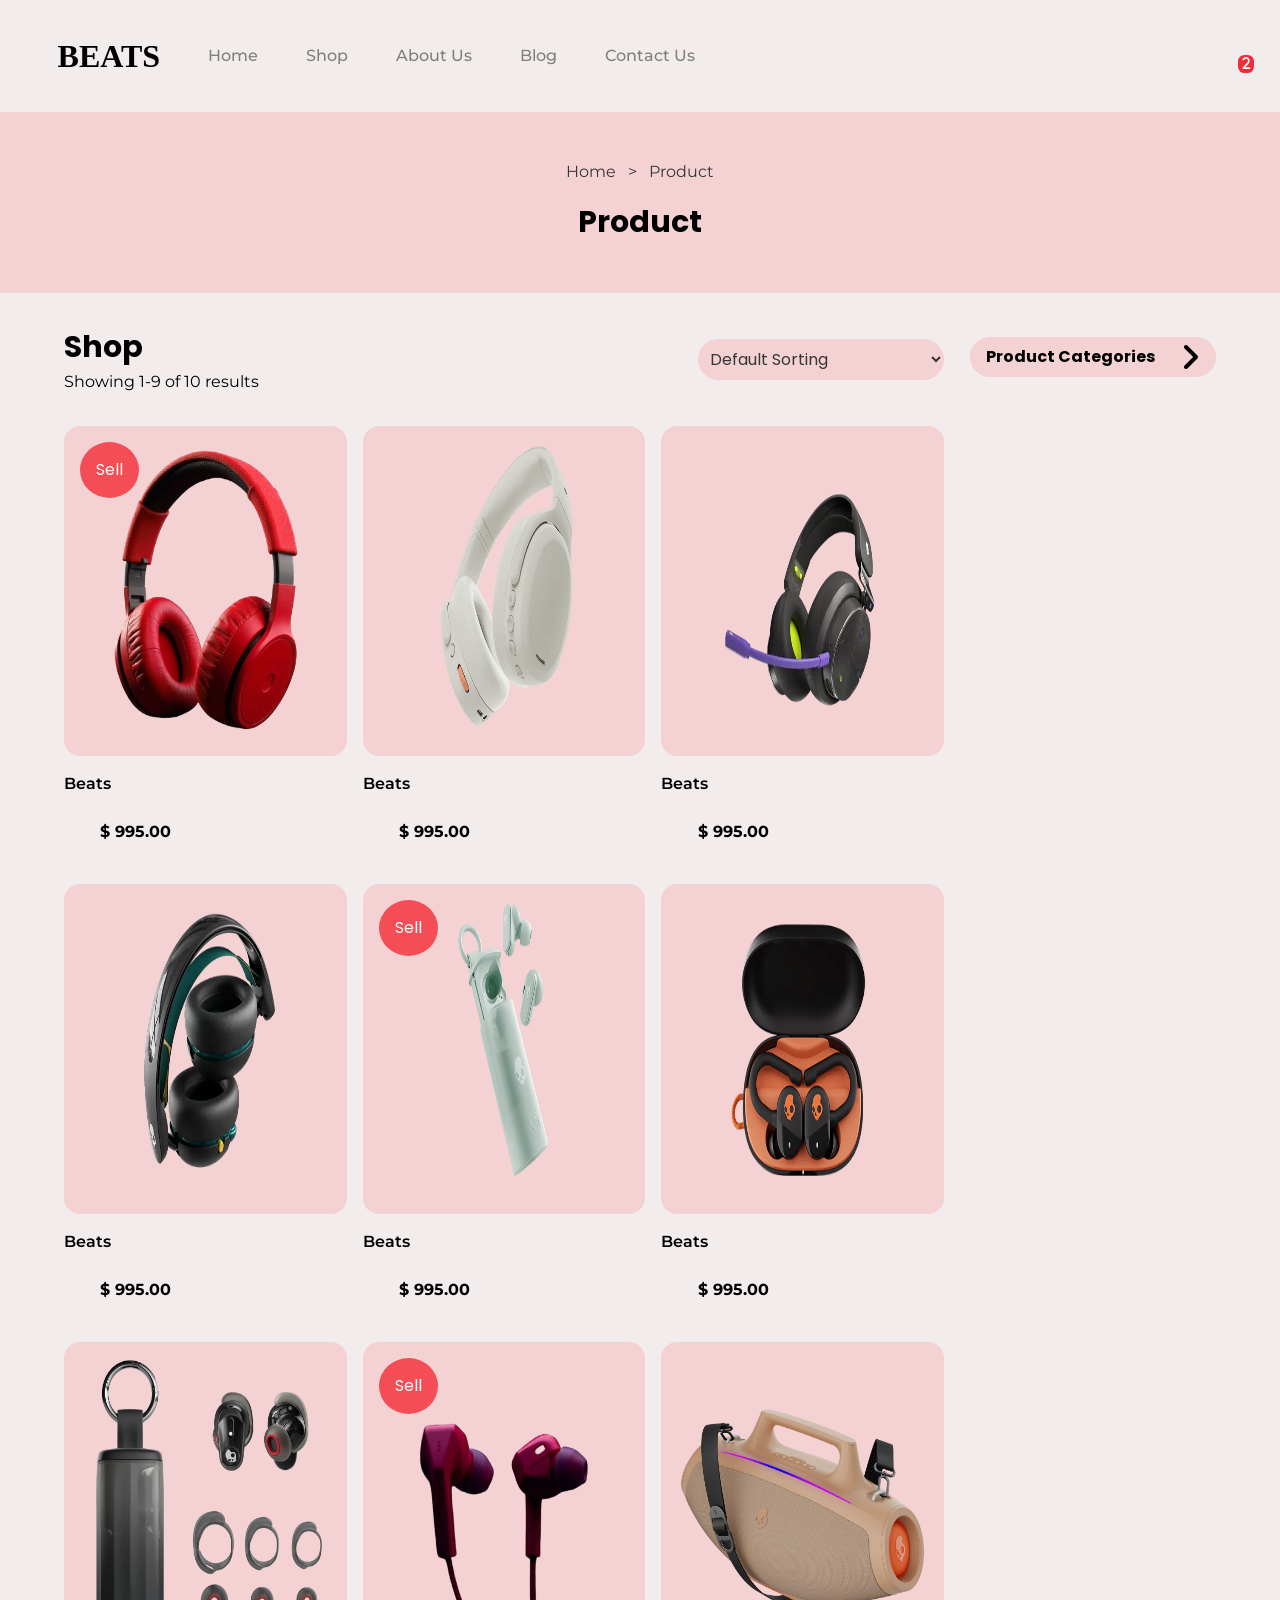
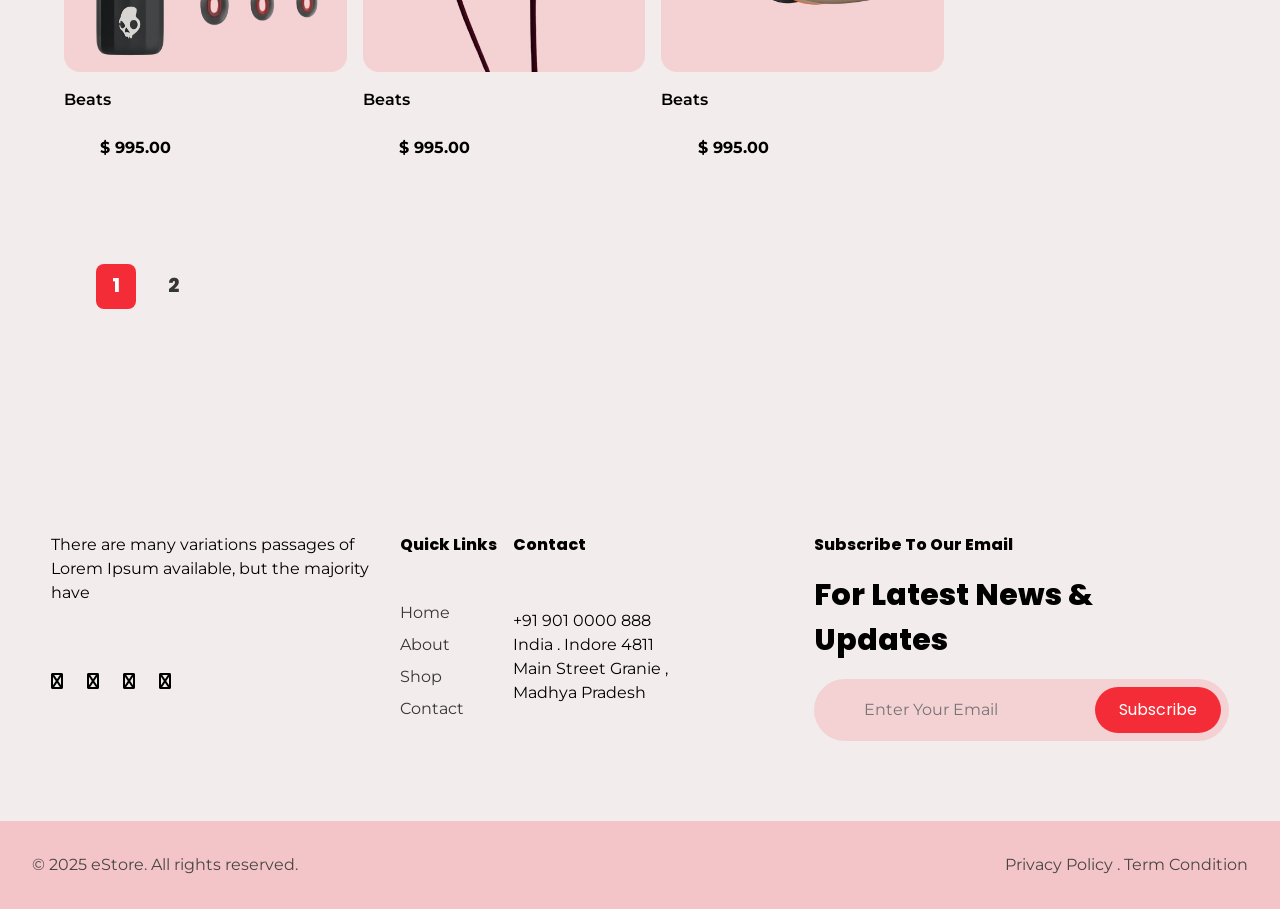
<file: shop.html>
<!DOCTYPE html>
<html lang="en">
  <head>
    <meta charset="UTF-8" />
    <meta name="viewport" content="width=device-width, initial-scale=1.0" />
    <!-- <link rel="stylesheet" href=""> -->

<!-- Font Awesome (if you also use normal icons) -->
<link rel="stylesheet" href="https://cdnjs.cloudflare.com/ajax/libs/font-awesome/6.4.2/css/all.min.css" crossorigin="anonymous" referrerpolicy="no-referrer" />

<!-- Lottie Player for animated icons -->
<script src="https://cdn.lordicon.com/xdjxvujz.js"></script>


   
    <link rel="preconnect" href="https://fonts.googleapis.com" />
    <link rel="preconnect" href="https://fonts.gstatic.com" crossorigin />
    <link
      href="https://fonts.googleapis.com/css2?family=Montserrat:ital,wght@0,100..900;1,100..900&family=Poppins:ital,wght@0,100;0,200;0,300;0,400;0,500;0,600;0,700;0,800;0,900;1,100;1,200;1,300;1,400;1,500;1,600;1,700;1,800;1,900&display=swap"
      rel="stylesheet"
    />
  
  
  <!-- custon style Sheet & JavaScript -->
    <link rel="stylesheet" href="css/shop.css" />
    <link rel="stylesheet" href="css/index.css" />
    <script src="js/index.js" defer></script>
    <script src="js/shop.js" defer></script>
    <!-- custon style Sheet & JavaScript -->
    <title>Ecommerce Website</title>
  </head>
  <body ><div class="home "  >
    <header class="primary-header container flex">
        <div class="header-inner-one flex">
            <div class="logo">
              <h1 class="logo1"> BEATS  </h1>  
            </div>
            <!-- // i change -->
            <nav>
              <ul id="primary-navigation" data-visible="false" class="primary-navigation flex" >
      <button class="mobile-close-btn" data-visible="false" aria-controls="primary-navigation" data-close-button>
    <!-- Normal Close Circle Icon -->
    <i class="fas fa-times-circle" ></i>
    </button>
        <li><a class="fs-100 fs-montserrat bold-500" href="index.html">Home</a></li>
        <li><a class="fs-100 fs-montserrat bold-500" href="shop.html">Shop</a></li>
        <li><a class="fs-100 fs-montserrat bold-500" href="about.html">About Us</a></li>
        <li><a class="fs-100 fs-montserrat bold-500" href="blog.html">Blog</a></li>
        <li><a class="fs-100 fs-montserrat bold-500" href="contactus.html">Contact Us</a></li>
    </ul>
</nav>


        </div>

        <div class="header-login flex">
          <a href="user.html">
          
              <script src="https://cdn.lordicon.com/lordicon.js"></script>
<lord-icon class="fas anime-user"
    src="https://cdn.lordicon.com/dygfbwwx.json"
    trigger="hover"
    >
</lord-icon>
           
            </a>
           

 <!-- Search Icon -->
  <a href="wishlist.html">
  <script src="https://cdn.lordicon.com/lordicon.js"></script>
<lord-icon
    src="https://cdn.lordicon.com/gbkitytd.json"
    trigger="hover">
</lord-icon>
</a>

  
  <!-- Shopping Basket Icon -->
  <lord-icon class="fas anime-shopping-bag" id="cart-box"
    src="https://cdn.lordicon.com/uomkwtjh.json"
    trigger="hover"
    ></lord-icon>

   <div id="navOpen" class="mobile-open-btn">
            <i class="fas fa-bars"></i>
        </div>


<!-- =================1111111111================== -->
        

            <!-- ================================================== -->

<!--    --------------------      -->
<!-- i chang -->

        </div>
     
    </header>

  </div>
    <!-- end header section -->



    <!-- ===================Shop Feature Section============================ -->

    <section class="shop-feature bg-light-red grid">
      <div>
        <p class="fs-montserrat text-black">
          Home <span aria-hidden="true" class="margin">></span> Product
        </p>
      </div>
      <h2 class="fs-poppins fs-300 bold-700">Product</h2>
    </section>

    <!-- ===================Section 2---------------------- -->

   

    <main class="shop-main-container grid">
      <!-- -------------------Inner Section=============== -->

      <div>
        <div class="shop-title flex">
          <div>
            <h2 class="fs-poppins fs-300">Shop</h2>
            <p class="fs-montserrat">Showing 1-9 of 10 results</p>
          </div>
          <div>
            <select name="text" id="" class="fs-poppins bg-light-red text-black " style="border: none; ">
              <option value="">Default Sorting</option>
              <option value="">Short By popularity</option>
              <option value="">Short By Average rating</option>
              <option value="">Short By latest</option>
              <option value="">Short By price: Low To High</option>
              <option value="">Short By price: High To Low</option>
            </select>
          </div>
        </div>
        <!-- ---------------End----Inner Section=============== -->

        <!-- ==============Shop-product====================== -->

        <section class="shop-product grid">
          <div class="product-list grid ">
            <img src="images/red.png" alt="" />
            <p class="fs-montserrat bold-600">Beats</p>
            <div class="shop-btn flex">
              <button class="bg-red text-white fs-montserrat"><a href="product.html">Add To Cart</a>
              </button>
              <p class="fs-montserrat bold-700">$ 995.00</p>
            </div>

            <!-- ===============Pop-Up========================== -->

            <div class="pup-up">
                <p class="fs-poppins">Sell</p>
            </div>

            <!-- ===============Pop-Up========================== -->

          </div>
          <div class="product-list grid">

            <img src="images/head2.png" alt="" />
            <p class="fs-montserrat bold-600">Beats</p>
            <div class="shop-btn flex">
              <button class="bg-red text-white fs-montserrat">
                Add To Cart
              </button>
              <p class="fs-montserrat bold-700">$ 995.00</p>
            </div>
          </div>
          <div class="product-list grid">
            <img src="images/head3.webp" alt="" />
            <p class="fs-montserrat bold-600">Beats</p>
            <div class="shop-btn flex">
              <button class="bg-red text-white fs-montserrat">
                Add To Cart
              </button>
              <p class="fs-montserrat bold-700">$ 995.00</p>
            </div>
          </div>
          <div class="product-list grid">
            <img src="images/head4.webp" alt="" />
            <p class="fs-montserrat bold-600">Beats</p>
            <div class="shop-btn flex">
              <button class="bg-red text-white fs-montserrat">
                Add To Cart
              </button>
              <p class="fs-montserrat bold-700">$ 995.00</p>
            </div>
          </div>
          <div class="product-list grid">
            <img src="images/buds1.png" alt="" />
            <p class="fs-montserrat bold-600">Beats</p>
            <div class="shop-btn flex">
              <button class="bg-red text-white fs-montserrat">
                Add To Cart
              </button>
              <p class="fs-montserrat bold-700">$ 995.00</p>
            </div>
               <!-- ===============Pop-Up========================== -->

               <div class="pup-up">
                <p class="fs-poppins">Sell</p>
            </div>

            <!-- ===============Pop-Up========================== -->
          </div>
          <div class="product-list grid">
            <img src="images/ear.png" alt="" />
            <p class="fs-montserrat bold-600">Beats</p>
            <div class="shop-btn flex">
              <button class="bg-red text-white fs-montserrat">
                Add To Cart
              </button>
              <p class="fs-montserrat bold-700">$ 995.00</p>
            </div>
          </div>
          <div class="product-list grid">
            <img src="images/e.webp" alt="" />
            <p class="fs-montserrat bold-600">Beats</p>
            <div class="shop-btn flex">
              <button class="bg-red text-white fs-montserrat">
                Add To Cart
              </button>
              <p class="fs-montserrat bold-700">$ 995.00</p>
            </div>
          </div>
          <div class="product-list grid">
            <img src="images/earphone.png" alt="" />
            <p class="fs-montserrat bold-600">Beats</p>
            <div class="shop-btn flex">
              <button class="bg-red text-white fs-montserrat">
                Add To Cart
              </button>
              <p class="fs-montserrat bold-700">$ 995.00</p>
            </div>
               <!-- ===============Pop-Up========================== -->

               <div class="pup-up">
                <p class="fs-poppins">Sell</p>
            </div>

            <!-- ===============Pop-Up========================== -->
          </div>
          <div class="product-list grid">
            <img src="images/sp.webp" alt="" />
            <p class="fs-montserrat bold-600">Beats</p>
            <div class="shop-btn flex">
              <button class="bg-red text-white fs-montserrat">
                Add To Cart
              </button>
              <p class="fs-montserrat bold-700">$ 995.00</p>
            </div>
          </div>
        </section>

        <div class="next-page fs-poppins flex ">
            <span class="bg-red text-white active bold-800">1</span>
            <span class="bold-800 text-black">2</span>
            <span><i class="uil text-red uil-angle-double-right"></i></span>
        </div>
      </div>
      <!-- ==============Shop-product====================== -->
      <section>
        

        <aside class="sidebar-category">
          <div class="category-list flex bg-light-red ">
            <h3 class=" fs-poppins bold-700 fs-200 ">Product Categories</h3>
            <i id="arrow" class="fas fa-angle-right" data-category="false"></i>
          </div>

          <div class="shop-category-list  ">
            <ul id="side-nav"  class="sidebar-nav grid  " data-category="false">
              <li>
                <a class="fs-montserrat text-black bold-500" href="#"
                  >Earphone</a
                >
              </li>
              <li>
                <a class="fs-montserrat text-black bold-500" href="#"
                  >Gadgets</a
                >
              </li>
              <li>
                <a class="fs-montserrat text-black bold-500" href="#">Gaming</a>
              </li>
              <li>
                <a class="fs-montserrat text-black bold-500" href="#"
                  >Headphone</a
                >
              </li>
              <li>
                <a class="fs-montserrat text-black bold-500" href="#">Laptop</a>
              </li>
              <li>
                <a class="fs-montserrat text-black bold-500" href="#"
                  >Speaker</a
                >
              </li>
              <li>
                <a class="fs-montserrat text-black bold-500" href="#"
                  >Uncategorized</a
                >
              </li>
            </ul>
          </div>
        </aside>
      </section>
    </main>






      <!-- =============Footer Menu=================== -->
      <section class="footer grid">
        
        
        <div class="footer-logo grid">
        
          <p class="fs-montserrat fs-200">
            There are many variations passages of Lorem Ipsum available, but the
            majority have
          </p>
          <div class="social-media flex">
            <i class="fas fa-facebook-f"></i>
            <i class="fas fa-instagram"></i>
            <i class="fas fa-linkedin"></i>
            <i class="fas fa-twitter"></i>
          </div>
        </div>
        
        <div class="footer-menu grid">
          <h3 class="fs-poppins fs-200 bold-800">Quick Links</h3>
          <ul>
            <li>
              <a class="fs-montserrat text-black fs-200" href="#home.html">Home</a>
            </li>
            <li>
              <a class="fs-montserrat text-black fs-200" href="#about.html">About</a>
            </li>
            <li>
              <a class="fs-montserrat text-black fs-200" href="#shop.html">Shop</a>
            </li>
            <li>
              <a class="fs-montserrat text-black fs-200" href="#contact.html">Contact</a>
            </li>
          </ul>
        </div>
        
        <div class="contact grid">
          <h3 class="fs-poppins fs-200 bold-800">Contact</h3>
          <p class="fs-montserrat">
            +91  901 0000 888 India . Indore 4811 Main Street
            Granie , Madhya Pradesh
          </p>
        </div>
        
        <div class="emails grid">
          <h3 class="fs-poppins fs-200 bold-800">Subscribe To Our Email</h3>
          <p class="updates fs-poppins fs-300 bold-800">
            For Latest News & Updates
          </p>
          <div class="inputField flex bg-light-red">
            <input
            type="email" id="subscriberEmail"
            placeholder="Enter Your Email"
            class="fs-montserrat "
            />
            <button class="bg-red text-white fs-poppins fs-50" onclick="subscribeEmail()">
              Subscribe
            </button>
          </div>
           <div id="popupMessage" class="popup-message"></div>
        </div>
      </section>
<footer>
  
      <section class="copyRight">
        <p class="c-font fs-montserrat fs-200">
          © 2025 eStore. All rights reserved.
        </p>
        <p class="fs-montserrat fs-100 text-align p-top">
          Privacy Policy . Term Condition
        </p>
      </section>
    </footer>
  </body>
</html>
</file>
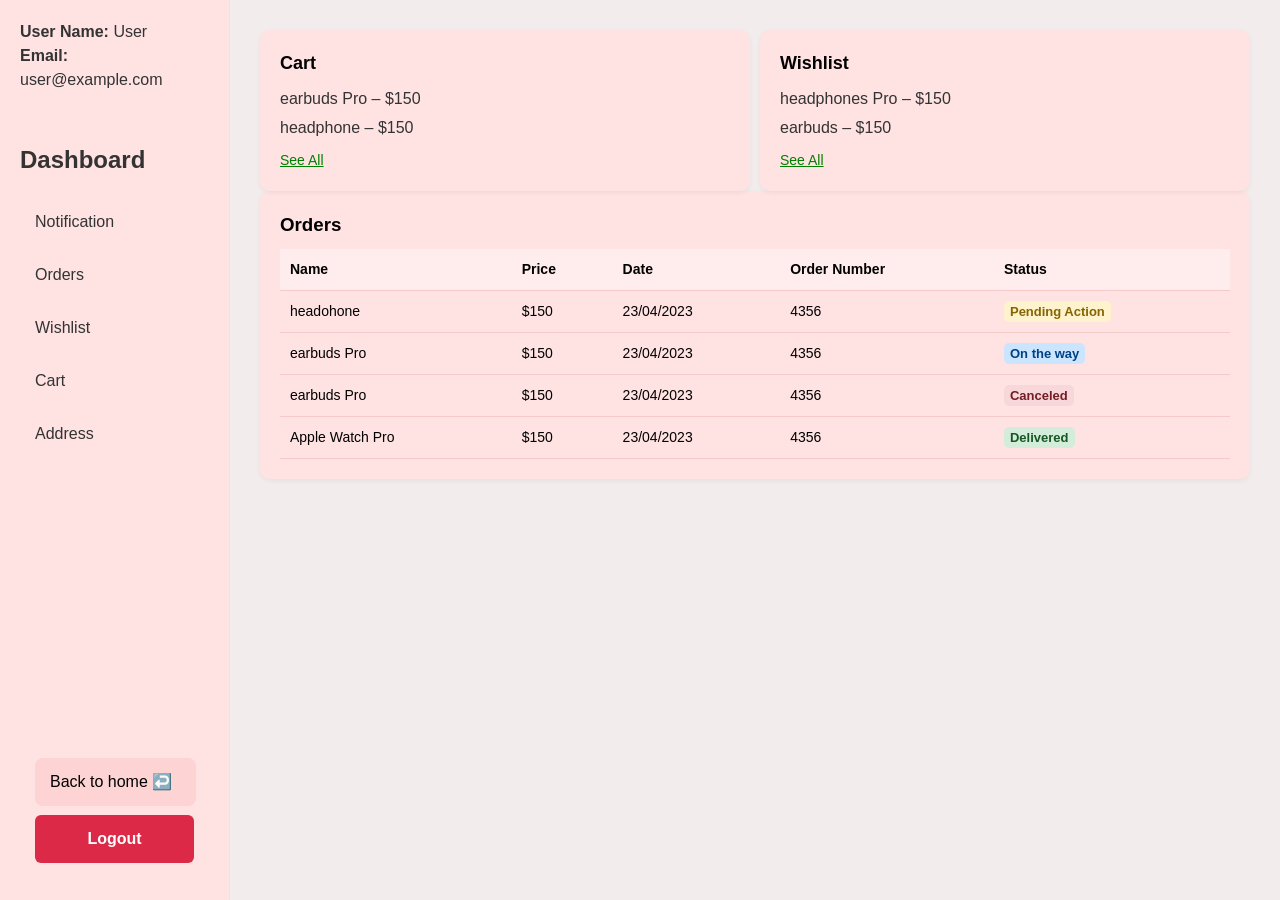
<file: user.html>
<!-- user dashboard -->

<!DOCTYPE html>
<html lang="en">
<head>
  <meta charset="UTF-8">
  <title>User Dashboard</title>
<link rel="stylesheet" href="css/user.css">
<link rel="stylesheet" href="css/index.css">
</head>
<body>

  <!-- Sidebar -->
  <div class="sidebar">

      
      <div class="user-info">
            <p><strong>User Name:</strong> User</p>
            <p><strong>Email:</strong> user@example.com</p>
            <div class="dash">
              <h2>Dashboard</h2>
            <ul class="nav-links">
            
              <li>Notification</li>
              <li>Orders</li>
              <li>Wishlist</li>
              <li>Cart</li>
              <li>Address</li>
             
            </ul>
          </div>
          </div>
    <ul class="bottom-links">
      <li style=" cursor:grab; width: 85%; margin-left: 15px; background-color:rgb(253, 211, 211);" onclick="location.href='index.html'">Back to home  ↩️ </li>
      <li><button style="width: 100%;" class="logout-icon" onclick="location.href='login.html'">Logout</button></li>
    </ul>
  </div>

  <!-- Main Content -->
  <div class="main-content">
    

    <!-- Cart & Wishlist -->
    <div class="top-section">
      <div class="box">
        <h3>Cart</h3>
        <p>earbuds Pro – $150</p>
        <p>headphone  – $150</p>
        <span onclick="location.href='cart.html'" class="see-more">See All</span>
      </div>

      <div class="box">
        <h3>Wishlist</h3>
        <p>headphones Pro – $150</p>
        <p>earbuds – $150</p>
        <span onclick="location.href='wishlist.html'" class="see-more">See All</span>
      </div>
    </div>

    <!-- Orders Table -->
    <div class="orders">
      <h3>Orders</h3>
      <table>
        <thead>
          <tr>
            <th>Name</th>
            <th>Price</th>
            <th>Date</th>
            <th>Order Number</th>
            <th>Status</th>
          </tr>
        </thead>
        <tbody>
          <tr>
            <td>headohone</td>
            <td>$150</td>
            <td>23/04/2023</td>
            <td>4356</td>
            <td><span class="status pending">Pending Action</span></td>
          </tr>
          <tr>
            <td>earbuds Pro</td>
            <td>$150</td>
            <td>23/04/2023</td>
            <td>4356</td>
            <td><span class="status onway">On the way</span></td>
          </tr>
          <tr>
            <td>earbuds Pro</td>
            <td>$150</td>
            <td>23/04/2023</td>
            <td>4356</td>
            <td><span class="status canceled">Canceled</span></td>
          </tr>
          <tr>
            <td>Apple Watch Pro</td>
            <td>$150</td>
            <td>23/04/2023</td>
            <td>4356</td>
            <td><span class="status delivered">Delivered</span></td>
          </tr>
        </tbody>
      </table>
    </div>

  </div>
</body>
</html>
</file>
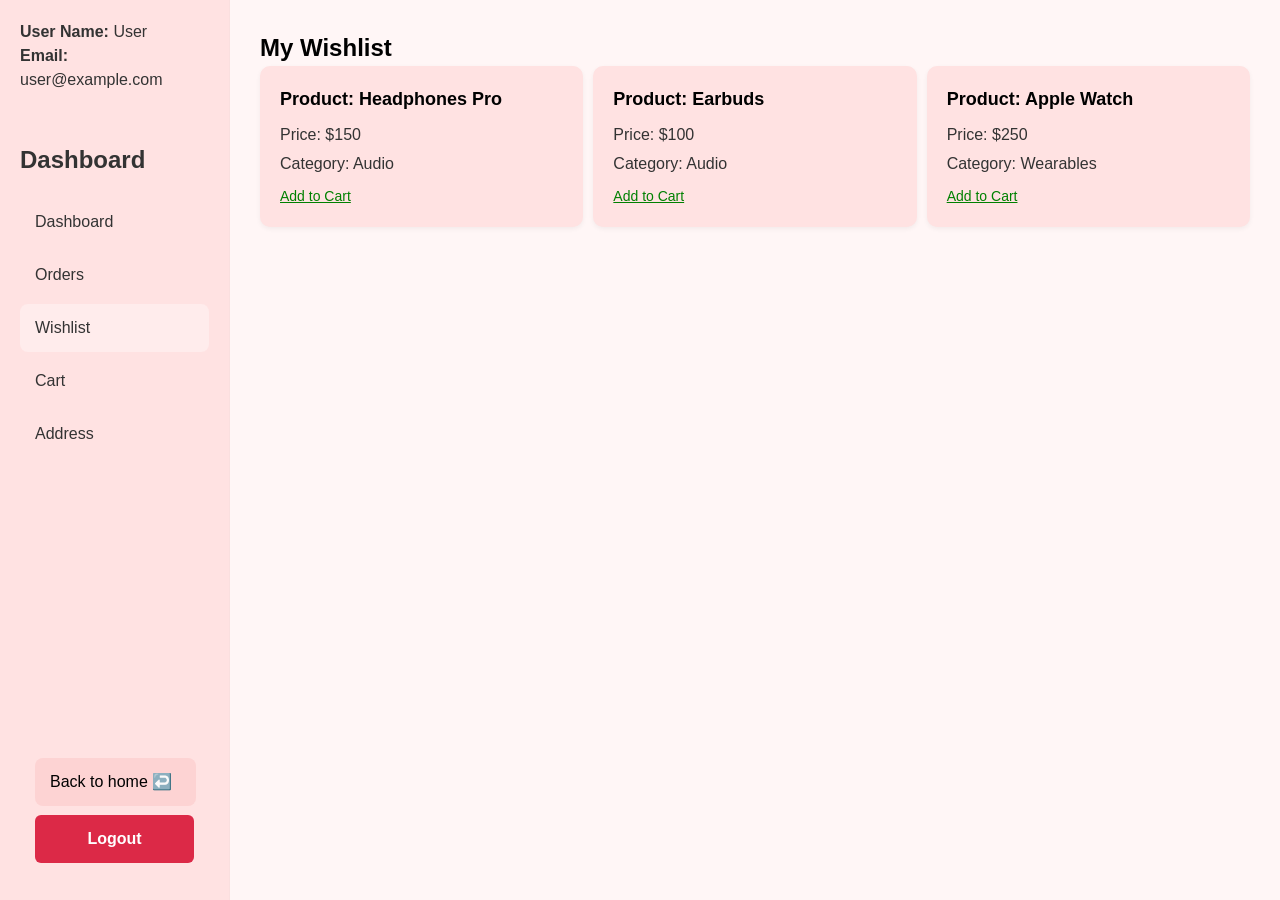
<file: wishlist.html>
<!DOCTYPE html>
<html lang="en">
<head>
  <meta charset="UTF-8">
  <title>Wishlist</title>
  <link rel="stylesheet" href="css/index.css">
  <script src="js/toast.js" defer></script>
  <link rel="stylesheet" href="css/user.css">
</head>
<body>

  <!-- Sidebar -->
  <div class="sidebar">
    <div class="user-info">
      <p><strong>User Name:</strong> User</p>
      <p><strong>Email:</strong> user@example.com</p>
      <div class="dash">
        <h2>Dashboard</h2>
        <ul class="nav-links">
          <li onclick="location.href='dashboard.html'">Dashboard</li>
          <li onclick="location.href='orders.html'">Orders</li>
          <li style="background-color: #ffecec;">Wishlist</li>
          <li onclick="location.href='cart.html'">Cart</li>
          <li onclick="location.href='address.html'">Address</li>
        </ul>
      </div>
    </div>
     <ul class="bottom-links">
      <li style=" cursor:grab; width: 85%; margin-left: 15px; background-color:rgb(253, 211, 211);" onclick="location.href='index.html'">Back to home  ↩️ </li>
      <li><button style="width: 100%;" class="logout-icon" onclick="location.href='login.html'">Logout</button></li>
    </ul>
  </div>

  <!-- Main Content -->
  <div class="main-content">
    <h2>My Wishlist</h2>

    <div class="top-section">
      <div class="box">
        <h3>Product: Headphones Pro</h3>
        <p>Price: $150</p>
        <p>Category: Audio</p>
        <span class="see-more">Add to Cart</span>
      </div>

      <div class="box">
        <h3>Product: Earbuds</h3>
        <p>Price: $100</p>
        <p>Category: Audio</p>
        <span class="see-more">Add to Cart</span>
      </div>

      <div class="box">
        <h3>Product: Apple Watch</h3>
        <p>Price: $250</p>
        <p>Category: Wearables</p>
        <span class="see-more">Add to Cart</span>
      </div>
    </div>

  </div>
</body>
</html>
</file>
<file: css/index.css>
/* Custom Properties */

/* =====================Par 2--------------------------- */

:root {
  /* color */
  --clr-gray: 0 0% 86.3%;
  --clr-gray-light: 0 0% 93.3%;
  --clr-red: 356.7 90.1% 56.5%;
  --clr-black: 0 0% 21.2%;
  --clr-yellow: 43.8 99% 58.8%;
  --clr-very-light-gray: 300 2.7% 92.7%;
  --clr-green: 144.3 64.4% 49.6%;
  --clr-orange: 30 100% 50%;
  --clr-blue: 214.5 100% 53.9%;
  --clr-white: 0 0% 100%;
  --clr-light-red:356.7, 90.1%, 56.5%, 0.14;

  /* font-size */
  --fs-bf-194: 12.3vw;
  --fs-bf-109: 6.8125rem;
  --fs-bf-65: 4.065rem;
  --fs-bf-80: 5rem;
  --fs-bf-50: 3.125rem;
  --fs-bf-45: 2.8125rem;
  --fs-bf-30: 1.875rem;
  --fs-bf-20: 1.25rem;
  --fs-bf-16: 1rem;
  --fs-bf-15: 0.9375rem;

  /* font family */
  --font-montserrat: "Montserrat", sans-serif;
  --font-poppins: "Poppins", sans-serif;
}


/* =============media query for font size============ */

@media (max-width: 35em) {
  :root {
    --fs-bf-194: 12.3vw;
    --fs-bf-109: 6.8125rem;
    --fs-bf-65: 4.065rem;
    --fs-bf-80: 5rem;
    --fs-bf-50: 3.125rem;
    --fs-bf-45: 2.8125rem;
    --fs-bf-30: 1.875rem;
    --fs-bf-20: 1rem;
    --fs-bf-16: 0.8rem;
    --fs-bf-15: 0.8rem;
  }
}
.finesmile{
  padding-top: 4rem;
}
.bg-purple{
  background-color: rgba(71, 75, 15, 0.757);
}
.bg-pink{
  background-color: rgb(131, 17, 68);
}
.bg-lightg{
  background-color: rgba(83, 124, 106, 0.975);
}
.text-black2{
  color: rgb(121, 24, 56);
}
@media (max-width: 35em) {
  :root {
    --fs-bf-194: 12.3vw;
    --fs-bf-109: 6.8125rem;
    --fs-bf-65: 4.065rem;
    --fs-bf-80: 5rem;
    --fs-bf-50: 3.125rem;
    --fs-bf-45: 2.8125rem;
    --fs-bf-30: 1.875rem;
    --fs-bf-20: 1rem;
    --fs-bf-16: 0.8rem;
    --fs-bf-15: 0.8rem;
  }
}

@media (min-width: 35em) and (max-width: 59em) {
  :root {
    --fs-bf-194: 12.3vw;
    --fs-bf-109: 6.8125rem;
    --fs-bf-65: 4.065rem;
    --fs-bf-80: 5rem;
    --fs-bf-50: 3.125rem;
    --fs-bf-45: 2.8125rem;
    --fs-bf-30: 2.55rem;
    --fs-bf-20: 1.25rem;
    --fs-bf-16: 1rem;
    --fs-bf-15: 0.8375rem;
  }
}

@media (min-width: 59em) {
  :root {
    --fs-bf-194: 12.3vw;
    --fs-bf-109: 6.8125rem;
    --fs-bf-65: 4.065rem;
    --fs-bf-80: 5rem;
    --fs-bf-50: 3.125rem;
    --fs-bf-45: 2.8125rem;
    --fs-bf-30: 1.875rem;
    --fs-bf-20: 2rem;
    --fs-bf-16: 1rem;
    --fs-bf-15: 0.9375rem;
  }
}



/* default reset */
*,*::after,
*::before{
  box-sizing: border-box;
}


input{
  background-color: transparent;
}


/* removing defalut margin */
body,
h1,
h2,h3,h4,p,figure,blockquote,dl,dd{
  margin: 0;
}

/* removing list style */
ul[role="list"],ol[role="list"]{
  list-style: none;
}

/* set core root default */
html:focus-within{
  scroll-behavior: smooth;
}

/* set core body default */
body{
  min-height: 100vh;
  text-rendering: optimizeSpeed;
  line-height: 1.5;
 overflow-x: hidden;
 
    background-color: rgb(243, 236, 236);
  
}

/* A element that dont have a class get defaultstyle */
a:not([class]){
  text-decoration-skip-ink: auto;
}

/* make img easier to work  */
img,picture{
  max-width: 100%;
  display: block;
}

/* inherit fonts 4 ip and buttons */

input,button,textarea,select{
  font: inherit;
}
input{
  background: none;
}

::-webkit-scrollbar{
  display: none;
}

/* removing all animation, transition & smooth scroll for people that prefer not to see them */
@media (prefers-reduced-motion: reduce){
  html:focus-within{
    scroll-behavior: auto;
  }

  *,*::after,*::before{
    animation-duration: 0.01 ms !important;
    animation-iteration-count: 1 !important;
    transition-duration: 0.01s !important;
    scroll-behavior: auto !important;
  }
}

/*--------- end of general reset------*/

/* some imp utlity classes */
body{
  overflow-x: hidden;
}

/* bg color utlity class */
.bg-red{background-color:hsl(var(--clr-red));}
.bg-black{background-color:hsl(var(--clr-black));}
.bg-blue{background-color:hsl(var(--clr-blue));}
.bg-gray{background-color:hsl(var(--clr-gray));}
.bg-green{background-color:hsl(var(--clr-green));}
.bg-orange{background-color:hsl(var(--clr-orange));}
.bg-gray-light{background-color:hsl(var(--clr-gray-light));}
.bg-very-light-gray{background-color:hsl(var(--clr-very-light-gray));}
.bg-white{background-color:hsl(var(--clr-white));}
.bg-yellow{background-color:hsl(var(--clr-yellow));}
.bg-light-red{background-color:hsl(var(--clr-light-red));}

.bg-orange{
  background-color: rgb(255, 100, 44);
color: rgb(255, 100, 44);
}
/* text utility classes */

.text-red{color:hsl(var(--clr-red));}
.text-black{color:hsl(var(--clr-black));}
.text-blue{color:hsl(var(--clr-blue));}
.text-gray{color:hsl(var(--clr-gray));}
.text-green{color:hsl(var(--clr-green));}
.text-orange{color:hsl(var(--clr-orange));}
.text-gray-light{color:hsl(var(--clr-gray-light));}
.text-very-light-gray{color:hsl(var(--clr-very-light-gray));}
.text-white{color:hsl(var(--clr-white));}
.text-yellow{color:hsl(var(--clr-yellow));}
.text-light-red{color:hsl(var(--clr-light-red));}

/* font size ultility classes */
.fs-900{font-size: var(--fs-bf-194);}
.fs-800{font-size: var(--fs-bf-109);}
.fs-700{font-size: var(--fs-bf-80);}
.fs-600{font-size: var(--fs-bf-65);}
.fs-500{font-size: var(--fs-bf-50);}
.fs-400{font-size: var(--fs-bf-45);}
.fs-300{font-size: var(--fs-bf-30);}
.fs-200{font-size: var(--fs-bf-20);}
.fs-100{font-size: var(--fs-bf-16);}
.fs-500{font-size: var(--fs-bf-15);}

/* font blod */
/* 11;24 */

.bold-100{font-weight: 100;}
.bold-200{font-weight: 200;}
.bold-300{font-weight: 300;}
.bold-400{font-weight: 400;}
.bold-500{font-weight: 500;}
.bold-600{font-weight: 600;}
.bold-700{font-weight: 700;}
.bold-800{font-weight: 800;}
.bold-900{font-weight: 900;}
.bold-bold{font-weight: bold;}
.bold-bolder{font-weight: bolder;}


/* font family */

.fs-poppins{font-family: "Poppins", sans-serif;}
.fs-montserrat{font-family:  "Montserrat", sans-serif;}



/*  component utility clases   */

.fas{
  cursor: pointer;
}
.fas:hover{
  transform:scale(1.1);
}
.flex{
  display: flex;
gap: var(--flex-gap, 1rem);
}

.grid{
  display: grid;
gap: var(--flex-gap, 1rem);
}
.container{
  width: 96vw;
  margin-inline: auto;
  padding-inline: 2rem;
}


.logout-icon {
  background-color: #dc2947;
  margin-top: -0.5rem;
  color: #fff;
  padding: 12px;
  text-decoration: none;
  border: none;
  border-radius: 6px;
  font-size: 16px;
  font-weight: 600;
  cursor: pointer;
  transition: background-color 0.5s, transform 0.5s;
  
}
.logout-icon:hover {
  background-color: #c20b0b;
  transform: scale(1.1);
}



    /* .logo-screen {
      position: fixed;
      top: 0;
      left: 0;
      width: 100vw;
      height: 100vh;
      background-color: #fdd0d0;
      display: flex;
      justify-content: center;
      align-items: center;
      z-index: 1000;
      animation: logoZoomOut 1.5s ease 2.5s forwards;
    } */

    /* .logo-text {
      color: rgb(233, 52, 52);
      font-size: 4rem;
      font-weight: bold;
      opacity: 0;
      animation: logoFadeIn 1.2s ease forwards;
    }

    @keyframes logoFadeIn {
      from { opacity: 0; transform: scale(0.8); }
      to { opacity: 1; transform: scale(1); }
    }

    @keyframes logoZoomOut {
      to {
        transform: scale(10);
        opacity: 0;
      }
    }

     */

    /* Smooth transition between screens */
    /* .transition-overlay {
      position: fixed;
      top: 0;
      left: 0;
      width: 100%;
      height: 100%;
      background: rgb(0, 0, 0);
      z-index: 999;
      opacity: 1;
      animation: overlayFade 0.5s ease 3s forwards;
      
    }

    @keyframes overlayFade {
      to {
        opacity: 0;
        visibility: hidden;
      }
    } */




/* ====================Part 1----------------------------------------------- */
/* header section */
.primary-header{
  justify-content: space-between;
  align-items: center;
  padding-block: 2rem;
}
.header-inner-one{
  align-items: center;
}
.logo{
  margin-right: 2rem;
}
.mobile-close-btn{
  display: none;
}
.primary-navigation{
margin: 0;
padding: 0;
list-style: none;
--flex-gap:3rem;
}
.primary-navigation a{
  text-decoration: none;
  color: hsl(var(--clr-black)/0.6);
  cursor: pointer;
}

.primary-navigation .active{
  color: #000000;

}
.header-login{
  justify-content: center;
  align-items: center;
  --flex-gap:2rem;
}

.header-login .anime-shopping-bag{
  font-size: 2rem;
  margin-top: -0.1rem;
  position: relative;
}
.header-login .anime-shopping-bag::after{
  content: '2';
  width: 1rem;
  position: absolute;
  background-color: hsl(var(--clr-red));
  height: 1.1rem;
  /* margin-top: -3rem; */
  margin-left: 1rem;
  border-radius: 0.4rem;
  display: grid;
  color: hsl(var(--clr-white));
  font-size: 0.8rem;
 justify-content: center;
  text-align: center;
  align-items: center;
  font-weight: 600;
}
.mobile-open-btn{
  display: none;
}
.header-login .anime-user{
  font-size: 2rem;
  margin-top: 0.1rem;
  position: relative;
}


/* ========Cart Box==================== */

/* .cart-icon{
  position: absolute;
  inset: 0% 30% 0% 0%;
  background-color: hsl(var(--clr-very-light-gray));
  transform: translateX(-200%);
  transition: transform 250ms ease-in-out;
  z-index: 111;
 display: none;
}

.cart-icon[data-visible="true"]{
transform: translateX(0%);
display: block;
} */

.shopping{
  padding: 2rem;
  justify-content: space-between;
  align-items: center;
}

.shopping > p{
  font-size: var(--fs-bf-20);
  font-family: var(--font-montserrat);
}

.shopping > i{
  font-size: 1.5rem;
  color: hsl(var(--clr-black) / 0.8);
  transition: transform 250ms ease-in-out;
}

.shopping i:hover{
  transform: rotate(90deg);
}

.cart{
  flex-direction: column;
  justify-content: center;
  width: 100%;
  --flex-gap: 0.5rem;
  align-items: center;
  font-family: var(--font-poppins);
  text-transform: uppercase;
  color: hsl(var(--clr-black) / 0.5);
}

.cart > i{
  font-size: 4rem;
  margin-bottom: 1rem;
}

/* ========Cart Box==================== */

/* ----------- */
/* mobile header */
/* ==== */

  /* #primary-navigation[data-visible="false"],
  .mobile-close-btn[data-visible="false"] {
    display: none;
  }

  #primary-navigation[data-visible="true"],
  .mobile-close-btn[data-visible="true"] {
    display: block;
  }
  .mobile-close-btn[data-visible="false"] {
    display: none;
  }
  
  .mobile-close-btn[data-visible="true"] {
    display: block;
  } */
/* /==== */
@media (max-width: 35rem){
  .primary-navigation{
    position: fixed;
    flex-direction: column;
    z-index: 9999;
    text-align: center;
    --flex-gap: 1.7rem;
    inset: 0 0 0 0;
    background-color: hsl(var(--clr-gray-light) / 0.9);
    padding: clamp(3rem, 30vh, 10rem) 0;
  transform: translateY(-100%);
  transition: transform 250ms ease-in-out;
  }
.primary-navigation[data-visible="true"]{
  transform: translateY(0%);
  
}
.primary-navigation a{
  font-size: var(--fs-bf-30);

}
.header-login{
  --flex-gap:1rem;
  
 
}

.logout-icon{
  /* position: absolute; */
  padding: 8px;
  /* right: 90px; */
  
}

 .mobile-close-btn {
    display: block;
    z-index: 88899;
    top: 5rem;
    right: 13rem;
    border: 0;
    position: fixed;
    font-size: 3rem;
    cursor: pointer;
    transform: translateY(-300%);
    transition: transform 250ms ease-in-out;
  }
.mobile-close-btn[data-visible="true"]{
  transform: translateY(0%);
}
.mobile-open-btn{
  display: block;
  font-size: 2rem;
  cursor: pointer;
 

}
.cart-icon{
    z-index: 9999;
    position: fixed;
  }
}

/* -------- */
/* IPad  */
@media (min-width:35em) and (max-width:59em){


/* == */

  /* .mobile-close-btn[data-visible="false"] {
    display: none;
  }

  .mobile-close-btn[data-visible="true"] {
    display: block;
  }

  #primary-navigation[data-visible="false"],
  .mobile-close-btn[data-visible="false"] {
    display: none;
  }

  #primary-navigation[data-visible="true"],
  .mobile-close-btn[data-visible="true"] {
    display: block;
  } */
/* ==== */


  .primary-navigation{
    position: absolute;
    flex-direction: column;
    z-index: 9;
    text-align: center;
    --flex-gap: 1.7rem;
    inset: 0 0 0 0;
    background-color: hsl(var(--clr-gray-light) / 0.9);
    padding: clamp(3rem, 30vh, 10rem) 0;
  transform: translateY(-100%);
  transition: transform 250ms ease-in-out;
  }
.primary-navigation[data-visible="true"]{
  transform: translateY(0%);
  
}
.primary-navigation a{
  font-size: var(--fs-bf-30);

}
.header-login{
  --flex-gap:1.5rem;
  margin-left: 4rem;
}
  .mobile-close-btn {
    display: block;
    z-index: 99;
    position: absolute;
    top: 5rem;
    right: 24.5rem;
    border: 0;
    font-size: 3rem;
    cursor: pointer;
    transform: translateY(-300%);
    transition: transform 250ms ease-in-out;
  }
.mobile-close-btn[data-visible="true"]{
  transform: translateY(0%);
}
.mobile-open-btn{
  display: block;
  font-size: 2rem;
  cursor: pointer;

}
.cart-icon{
    z-index: 9999;
    position: fixed;
  }
}

@media (min-width: 59em){
  
  .cart-icon{
    position: absolute;
    inset: 10% 5% 50% 60%;
    background-color: hsl(var(--clr-very-light-gray));
    transform: translateX(0%);
    transition: none;
    border-radius: 1rem;
    transform: translateX(150%);
    transition: transform 250ms ease-in-out;
    z-index: 222;
    display: block;
  }

  .cart-icon[data-visible="true"]{
    transform: translateX(0%);
  }
.cart-icon .shopping{
  display: none;
}
  .cart{
    padding-top: 4rem;
  }
  
}


/*  <----- end header section------->

*/

/* hero section */
.block{display: block;}
.uppercase{text-transform: uppercase;}
.lineheight{line-height: var(---line, 3rem);}
.lineheight2{line-height: var(---line2, 4rem);}

.large-btn, .homeT2{
  border: 0;
  padding: 0.7rem 1rem;
  border-radius: 2rem;
  cursor: pointer;
  /* transition: transform 1s ease-in-out; */
  transition: box-shadow 0.3s ease-in-out, scale 0.3s ease-in-out;
}

.large-btn:hover{
  scale:1.1;
  box-shadow: 3px 2px 10px -6px rgb(11, 11, 11);

}
.homeT2:hover{
  scale:1.1;
  transition-duration: 0.6s;
}

/*================hero section=========*/
.hero-section{
  width: 93vw;
  margin-inline: auto;
  padding-inline: 2rem ;
  margin:1.1rem;

  background-color: hsl(var(--clr-red)/ 0.1 );

  border-radius: 2rem;
  padding-top: 4rem;
}

/* .img height reducing  optional */
.img {
  
  max-width: 300px;
  height:300px;
    filter: drop-shadow(4px 4px 10px rgba(0, 0, 0, 0.2));
   animation: none;
}
 


.hero-section >* img{
  margin-top: -10rem;
  margin-left: 5rem;
}
.hero-inner{
justify-content: space-between;
align-items: center;
--flex-gap:4rem;
margin-top: -2.5rem;
padding-bottom: 3rem;
}
.hero-info{
  display: none;
}




/*    for desktop */
@media (min-width:59em){
  
  /* Common animation class */
  /* @keyframes zoomIn {
    0% {
      opacity: 0;
      transform: scale(0.5);
    }
    100% {
      opacity: 1;
      transform: scale(1);
    }
  } */
  
  @keyframes slideInRight {
    0% {
      opacity: 0;
      transform: translateX(100px);
  }
  100% {
    opacity: 1;
    transform: translateX(0);
  }
}
  
  @keyframes slideInLeft {
    0% {
      opacity: 0;
      transform: translateX(-100px);
  }
  100% {
    opacity: 1;
    transform: translateX(0);
  }
}

/* Apply to heading */
/* .homeT1 {
  animation: zoomIn 2s ease-in-out forwards;  
  animation-delay: 1s;
} */

/* Apply to description */
.homeT3 {
  animation: slideInRight 2.5s ease-in-out forwards;
  animation-delay: 0.3s;
}
.homeT2 {
  animation: slideInLeft 2.5s ease-in-out forwards;
  animation-delay: 0.3s;
}

.hero-section{
    width: 95vw;
    margin-inline: auto;
    margin-top:  -0.8rem;
    padding-inline: 8rem ;
    padding-top: clamp(-4rem, 30vh, 15rem);
    height:fit-content;
  }
 
.hero-section >* img{
  margin-top: -20rem;
  margin-left: 20rem;
}

.img {
  width: 100%;
  max-width:550px;
  height: auto;
  transform-style: preserve-3d;
  filter: drop-shadow(4px 4px 10px rgba(0, 0, 0, 0.2));

}

.lineheight{
  /* --line: 13rem; */
  line-height: 7rem;
  margin-top: -5rem ;
}
.lineheight2{
  /* --line2:37rem; */
  line-height: 7.5rem;
}
  .hero-info{
    display: block;
    text-align: end;
    width: 25%;
  }
  .big-wireless{
    font-size: 5rem;
  }
  .hero-inner{
    margin-top: -7rem;
    padding-bottom: 4rem;
  }
  
}


/*  for tablet ipad */
@media (min-width : 35em) and (max-width: 59em){
.hero-section{
  width: 95vw;
  margin-inline: auto;
  padding-inline: 4rem;
  padding-top: 7rem;
}
.hero-section >* img{
  margin-top: -10rem;
  margin-left: 5rem;
}
.lineheight2{
  --line2:7rem;
}

.img {
  width: 100%;
  max-width: 500px;
  height: auto;
  filter: drop-shadow(4px 4px 10px rgba(0, 0, 0, 0.2));
  animation: none ;
   
 

}
 

}

/* product  */

/* =================Product Section===================== */

.product-section{
  width: 93vw;
  margin-inline: auto;
  
}

.category{
  border-radius: 2rem;
  grid-template-columns: repeat(2, 1fr);
  align-items: flex-end;
  padding: 7rem 4rem 2rem 4rem;
  position: relative;
  overflow: hidden;
  z-index: 777;
  margin-block: 1rem;
  
  transition: transform 0.5s ease, filter 0.5s ease;
}
.category:hover{
  transform:perspective(1000px) translateZ(20px);
  box-shadow: 0 4px 20px rgba(0, 0, 0, 0.1);
  filter: brightness(1.05);
}

.prdduct-btn{
  margin-top: 1rem;
  padding-inline: 2rem;
}
.earphone{
  color: hsl(var(--clr-white) / 0.2);
}

.product-img1{
  position: absolute;
  top: -2.3rem;
  right: 3rem;
  z-index: -11;
}

.product-img2{
  position: absolute;
  right: -6rem;
  top: -0.5rem;
  }

.product-img3{
  position: absolute;
  width: 80%;
  right: -3.5rem;
  top: 2.5rem;
  }

.product-img4{
  position: absolute;
  width: 50%;
  right: 1rem;
  top: 5rem;
  }

.product-img5{
  position: absolute;
  width: 100%;
  right: -4rem;
  top: 1rem;
  z-index: -1;
  }


.product-img6{
  position: absolute;
  width: 70%;
  right: -3rem;
  top: 5rem;
  z-index: -1;
  }


  /* ================================= */

  .category:nth-child(1){
    grid-area: one;
  }
  .category:nth-child(2){
    grid-area: two;
  }
  .category:nth-child(3){
    grid-area: three;
  }
  .category:nth-child(4){
    grid-area: four;
  }
  .category:nth-child(5){
    grid-area: five;
  }
  .category:nth-child(6){
    grid-area: six;
  }

  @media (min-width: 35em) and (max-width: 59em){
    .product-section{
      width: 95vw;
      margin-inline: auto;
      margin-block: 2rem;
      gap: 1.5rem;
      display: grid;
      grid-template-areas: 
      'one two'
      'three three'
      'six five'
      'four four';
    }
    
    .category{
      border-radius: 2rem;
      grid-template-columns: repeat(2, 1fr);
      align-items: flex-end;
      padding: 7rem 4rem 2rem 4rem;
      position: relative;
      overflow: hidden;
      z-index: 777;
      margin-block: 0rem;

    }

    .product-img3{
      position: absolute;
      width: 60%;
      right: -1rem;
      top: 1rem;
      }
    .product-img4{
      position: absolute;
      width: 50%;
      right: -1rem;
      top: 1rem;
      }
    .product-img5{
      position: absolute;
      width: 110%;
      top: 2.8rem;
      }
  }


  @media (min-width: 59em){
    .product-section{
      width: 95vw;
      margin-inline: auto;
      margin-block: 2rem;
      gap: 1.5rem;
      display: grid;
      grid-template-areas: 
      'one two three three'
      'four four five six';
    }
    .category{
      border-radius: 2rem;
      grid-template-columns: repeat(2, 1fr);
      align-items: flex-end;
      padding: 10rem 4rem 4rem 3rem;
      position: relative;
      overflow: hidden;
      z-index: 777;
      margin-block: 0rem;

    }

    .product-img1{
      position: absolute;
      top: 1rem;
      width: 150%;
      right: -10rem;
      z-index: -11;
    }
    
    .product-img2{
      position: absolute;
      right: -6rem;
      top: 2rem;
      }
    
    .product-img3{
      position: absolute;
      width: 80%;
      right: -3.5rem;
      top: 1rem;
      }
    
    .product-img4{
      position: absolute;
      width: 50%;
      right: 1rem;
      top: 5rem;
      }
    
    .product-img5{
      position: absolute;
      width: 100%;
      right: -4rem;
      top: 1rem;
      z-index: -1;
      }
    
    
    .product-img6{
      position: absolute;
      width: 70%;
      right: -3rem;
      top: 5rem;
      z-index: -1;
      }

    .lineheight{
      --line: 3rem
    }
    .lineheight-2{
      --line: 3rem
    }
  }

/* =================Product Section===================== */



/* --===============Service Section================== */

.service-section{
  width: 90vw;
  margin-inline: auto;
  margin-block: 2rem;
  display: grid;
  gap: 1.5rem;
  grid-template-areas: 
  'one two'
  'three four';
}

.service:nth-child(1){
  grid-area: one;
}
.service:nth-child(2){
  grid-area: two;
}
.service:nth-child(3){
  grid-area: three;
}
.service:nth-child(4){
  grid-area: four;
}

.service{
display: grid;
place-items: center;
text-align: center;
gap: 1rem;
}

.service .fs-200{
  font-size: .9rem;
}
.service .fs-50{
  font-size: .79rem;
}

@media (min-width: 59em){
  .service-section{
    width: 90vw;
    margin-inline: auto;
    margin-block: 2rem;
    display: grid;
    gap: 5rem;
    grid-template-areas: 
    'one two three four';
    padding-top: 6rem;
    padding-bottom: 6rem;
  }

  .service .fs-200{
    font-size: 1rem;
  }
  .service .fs-50{
    font-size: .79rem;
  }
}

/* =============Feature Section=============== */

.feature-section{
  width: 90vw;
  margin-inline: auto;
  border-radius: 2rem;
  position: relative;
  margin-top: 15rem;
  display: grid;
  gap: 1rem;
  place-items: center;
  margin-bottom: 2rem;
  text-align: center;
  padding-inline: 4rem;
  padding: 8rem 2rem 2rem 2rem;
}

.feature-section >* img{
  margin-top: -18rem;
  position: absolute;
  right: -1.5rem;
}

.feature-info{
  padding-inline: 1rem;
  margin-top: 1rem;
}


@media (min-width: 35em) and (max-width: 59em){
  .feature-section{
    display: grid;
    grid-template-columns: repeat(2,1fr);
    gap: 55rem;
    text-align: left;
    padding: 2rem 0rem;
    gap: 7rem;
  }
  .feature-section >* img{
    margin-top: -18rem;
    position: absolute;
    right: 5rem;
  }
  .smile{
    display: block;
    line-height: 2rem;
    padding-bottom: 1rem;
  }
  .silver{
  height: 400px;
  left: 1rem;
  top: 10rem;
}
}

@media (min-width: 59em){
.feature-section{
  width: 95vw;
  display: grid;
  grid-template-columns: repeat(2,1fr);
  text-align: left;
  gap: 15rem;
  padding: 4rem 7rem;
  place-items: start;
  z-index: 2;
}

.feature-section >* img{
  margin-top: -16rem;
  position: absolute;
  right: 19rem;
  z-index: -1;
}
.silver{
  height: 550px;
}

.font-size{
  font-size: 5rem;
  line-height: 4rem;
}

.smile{
  display: block;
  margin-bottom: 2rem;
}
}



/* =============Best-selling Product==================== */

.best-product{
  padding-block: 5rem;
  text-align: center;
}

.best-Seller{
  width: 90vw;
  margin-inline: auto;
  text-align: center;
  display: grid;
  gap: 3rem;
  grid-template-areas: 
  'one'
  'two'
  'three'
  'four'
  'five'
  'six'
  'seven'
  'eight';
}

.best-Seller:nth-child(1){
  grid-area: one;
}
.best-Seller:nth-child(2){
  grid-area: two;
}
.best-Seller:nth-child(3){
  grid-area: three;
}
.best-Seller:nth-child(4){
  grid-area: four;
}
.best-Seller:nth-child(5){
  grid-area: five;
}
.best-Seller:nth-child(6){
  grid-area: six;
}
.best-Seller:nth-child(7){
  grid-area: seven;
}
.best-Seller:nth-child(8){
  grid-area: eight;
}



.product{
  text-align: left;
  --grid-gap: 0.5rem;
  cursor: pointer;
  position: relative;
  overflow: hidden;
height: 330px;
border-radius: 30px;
background-color: hsl(var(--clr-red)/0.1);
}



.product-details{
  position: absolute;
  height: fit-content;
  place-items: center;
  font-size: 1.5rem;
  --grid-gap: 0rem;
  width: 10%;
  right: 0;
  top: 0;
  border-radius: .5rem;
  transform: translateX(120%);
  transition: transform 250ms ease-in-out;
}

.product:hover .product-details{
  transform: translateX(0%);
}

.product > img{
 border-radius: 2rem;
  width: 100%;
 
  object-fit: cover;
  transition: transform 1s ease-in-out;
}

.product img {
  width: 100%;
  height: 100%;
  object-fit: cover;
  border-radius: 2rem;
  transition: transform 0.5s ease-in-out;
  display: block;
}
.letter-spacing{
  letter-spacing: -1px;
  font-size: 2.2rem;
}
/* Dark overlay layer effect */
.layer {
  width: 100%;
  height: 0;
  background: linear-gradient(rgba(69, 66, 66, 0.6), #b53857);
  position: absolute;
  left: 0;
  
  bottom: 0;
  overflow: hidden;
  display: flex;
  flex-direction: column;
  justify-content: center;
  align-items: center;
  text-align: center;
  font-size: 14px;
  padding: 0 20px;
  border-radius: 2rem;
  transition: height 0.5s ease;
  color: white;
   transform-style: preserve-3d;
  transform: translateZ(30px);
}

.product:hover .layer {
  height: 100%;
  transform: translateZ(50px) rotateY(5deg);
}

@media (min-width: 35em) and (max-width: 59em){
  .best-Seller{
    width: 90vw;
    margin-inline: auto;
    text-align: center;
    display: grid;
    gap: 3rem;
    padding-block: 2rem;
    grid-template-areas: 
    'one two'
    'three four'
    'five six'
    'seven eight';
  }
}

@media (min-width: 59em){
  .best-Seller{
    width: 95vw;
    height: fit-content;
    margin-inline: auto;
    text-align: center;
    display: grid;
    gap: 3rem;
    padding-block: 2rem;
    grid-template-areas: 
    'one two three four'
    'five six seven eight';
    
  }
  .product img{
    width: 100%;
    height:100%;
    border-radius: 2rem;
    transition: transform 2s ease-in-out;
background-color:hsl(var(--clr-red) / 0.1);
  }
 .product:hover{
   transform:perspective(1000px) translateZ(20px);
   transition: transform 0.7s ease, filter 0.5s ease;
 }
}

/* ====================Feature Section Secont ? Feature Green */

.feature-green img{
  margin-top: -10rem;
  right: 4.5rem;
  width: 70%;
}

@media (min-width: 35em) and (max-width: 59em){
  .feature-green img{
    margin-top: -10rem;
    right: 10rem;
    left: 5rem;
    width: 600px;
  }
}

@media (min-width: 59em){
  .feature-green img{
    margin-top: -17rem;
    right: 30rem;
    width: 60%;
  }
}


/* ================footer==================== */

.footer{
  margin-block: 5rem;
  width: 85vw;
  margin-inline: auto;
  grid-auto-columns: auto;
  --grid-gap:1.5rem;
  grid-template-areas: 
  'one'
  'two'
  'three'
  'four';
}

.footer:nth-child(1){
  grid-area: one;
}
.footer:nth-child(2){
  grid-area: two;
}
.footer:nth-child(3){
  grid-area: three;
}
.footer:nth-child(4){
  grid-area: four;
}


 .social-media{
  --flex-gap: 1.5rem;
}

.footer-menu > ul{
  margin: 0;
  padding: 0;
  list-style: none;
}

.footer-menu li{
  margin-top: 0.5rem;
}

.footer-menu a{
  text-decoration: none;
}

.footer .contact > p{
  width: 60%;
}

.inputField{
padding: .5rem 0.5rem;
border-radius: 4rem;
}

.inputField > button{
  border: 0;
  padding: 0.7rem 1.5rem;
  border-radius: 3rem;
  cursor: pointer;
}

.inputField input{
  border: 0;
  width: 60%;
}

.inputField input:hover,
.inputField input:focus{
  outline: none;
}

.inputField input[type="email"]{
  margin-left: 2.5rem;
}


@media (min-width: 35em) and (max-width: 59em){
  .footer{
    --grid-gap: 0.5rem
    grid-auto-columns: auto;
    grid-template-areas: 
    'one two'
    'three four';
  }
  


 .social-media{
  --flex-gap: 1.5rem;
  margin-bottom: 1rem;
}

.footer-menu li{
  margin-top: 0.1rem;
}

.footer-menu a{
font-size: 1rem;
}

.updates{
  font-size: 1.5rem;
}
.inputField input{
  border: 0;
  width: 50%;
}


.inputField input[type="email"]{
  margin-left: 2rem;
}
}



@media (min-width: 59em){
  .footer{
   
    width: 92vw;
    margin-top: 6rem;
    --grid-gap: 2rem;
    grid-auto-columns: auto;
    grid-template-areas: 
    'one two three four';
  }
  .footer-logo > p{
    font-size: 1rem;
  }
  .footer-menu > h3{
   font-size: 1rem;
  }
  .footer-menu a{
    font-size: 1rem;
    }

    .contact > h3{
      font-size: 1rem;
    }
    .emails > h3{
      font-size: 1rem;
    }

    .inputField input{
      border: 0;
      width: 100%;
    }
    
}





/* subscribe popup */
.popup-message {
  margin-top: 10px;
  padding: 10px 20px;
  border-radius: 8px;
  font-family: "Poppins", sans-serif;
  font-size: 14px;
  font-weight: 600;
  display: none;
  opacity: 0;
  transition: opacity 0.4s ease;
}

.popup-success {
  background-color: #d4edda;
  color: #155724;
  border: 1px solid #c3e6cb;
}

.popup-error {
  background-color: #f8d7da;
  color: #721c24;
  border: 1px solid #f5c6cb;
}


/* ==============CopyRight------------------- */
.text-align{
  text-align: center;
}

.p-top{
  padding: 1rem 0;
}





.copyRight{
  margin-top: 5rem;
  padding: 1rem 2rem;
  margin-inline: auto;
  background-color: hsl(var(--clr-red) / 0.2);
  color: hsl(var(--clr-black) / 0.9);
}

@media (min-width: 35em) and (max-width: 59em){
  .copyRight{
   display: flex;
   justify-content: space-between;
   align-items: center;
  }
}

@media (min-width: 59em){
  .copyRight{
   display: flex;
   justify-content: space-between;
   align-items: center;
  }
  .c-font{
    font-size: 1rem;
  }
}


/* scroll up button */
 #scrollUpBtn {
    position: fixed;
    bottom: 4em;
    right: 1em;
    z-index: 99;
    font-size: 18px;
    border: none;
    outline: none;
    background: none;
    
    cursor: pointer;
    padding:0;
    margin: 0;
    border-radius:0;
    display: none; /* Hidden by default */
    box-shadow: none;
    /* transition: background-color 0.3s; */
  }
  #scrollUpBtn lord-icon {
  
    background-color: none;
  }

  #scrollUpBtn:hover {
    background:none;
    transform: scale(1.5);
  }


  .bg-black1{
    background-color: rgb(37, 24, 21);
  }
</file>
<file: css/shop.css>
/* =====Utility Class================== */
.margin {
  padding-inline: 0.5rem;
}

button{
    cursor: pointer;
}

.fas{
    cursor: pointer;
}


/* =================Poen Box Model====================== */



/* =================Poen Box Model====================== */
/* =====Utility Class================== */

.shop-feature {
  width: 100vw;
  display: grid;
  place-items: center;
  padding: 3rem 0;
}

/* ==========section 2==================== */

.shop-main-container {
  width: 90vw;
  margin-inline: auto;
  margin-block: 2rem;
}

.shop-title {
  justify-content: space-between;
  align-items: center;
}

.shop-title select {
  padding: 0.5rem;
  border-radius: 2rem;
}

/* ===================Media Quaries---------------------------- */

.shop-product:nth-child(1) {
  grid-area: one;
}
.shop-product:nth-child(2) {
  grid-area: two;
}
.shop-product:nth-child(3) {
  grid-area: three;
}
.shop-product:nth-child(4) {
  grid-area: four;
}
.shop-product:nth-child(5) {
  grid-area: five;
}
.shop-product:nth-child(6) {
  grid-area: six;
}
.shop-product:nth-child(7) {
  grid-area: seven;
}
.shop-product:nth-child(8) {
  grid-area: eight;
}
.shop-product:nth-child(9) {
  grid-area: nine;
}

@media (min-width: 59em) {
    .shop-main-container{
        --grid-gap: 2rem;
        grid-auto-columns: 1fr;
        grid-template-columns: auto 20vw;
    }
 
    .shop-main-container > *:first-child{
        grid-column: 1;
    }
 
    .shop-main-container > *:last-child{
        grid-column: 2;
    }
  .shop-product {
    grid-template-areas:
      "one two three"
      "four five six"
      "seven eight nine";
  }
  .category-list > h3{
      font-size: 1rem;
  }
  .sidebar-search{
      padding-inline: 1rem;
  }
  .product-list .shop-btn{
    transform: translateX(-48%);
  }
}

@media (min-width: 35em) and (max-width: 59em) {
  .shop-product {
    grid-template-areas:
      "one two "
      "three four"
      "five six"
      "seven eight"
      "nine nine";
  }
}

/* ===================Media Quaries---------------------------- */

/* ==========Shop Product====================== */

.shop-product {
  margin-block: 2rem;
  
}

.product-list {
  overflow: hidden;
  cursor: pointer;
  margin-bottom: 1rem;
  position: relative;
  height: auto;
  
}

.product-list:hover,
.product-list:focus{
    color: hsl(var(--clr-red));
}

.product-list img {
  border-radius: 1rem;
  background-color: hsl(var(--clr-light-red));
  width: 100%;
  height: 330px;
}

.shop-btn {
  align-items: center;
  --flex-gap: 3rem;
  transform: translateX(-38%);
  transition: transform 250ms ease-in;
  cursor: pointer;
}



.product-list:hover .shop-btn {
  transform: translateX(0%);
  
}

.shop-btn > button {
  border: 0;
  padding: 0.5rem 1rem;
  border-radius: 2rem;
}

/* =================Pop_up Box======================= */

.pup-up{
    position: absolute;
    background-color: hsl(var(--clr-red)/0.8);
    top: 1rem;
    left: 1rem;
    border-radius: 50%;
    padding: 1rem 1rem;
    color: hsl(var(--clr-white));
}



/* =================Pop_up Box======================= */


/* ============Next Page===================== */

.next-page{
    margin-left: 2rem;
    padding-block: 3rem;
    margin-bottom: 5rem;
    align-items: center;
    font-size: 1.2rem;
    --flex-gap: 2rem;
    cursor: pointer;
}

.next-page i{
    font-size: 2.5rem;
}

.next-page > .active{
    padding: .5rem 1rem;
    border-radius: .5rem;
}




/* ===============Category=============== */

.category-list {
  justify-content: space-between;
  align-items: center;
  text-align: center;
 padding: 4px 1rem;
  border-radius: 20px;
  margin-top: 12px;
  margin-left: 10px;
  
}

.category-list > i {
  font-size: 2rem;
  transition: transform 300ms ease-in;
  transform: rotate(0deg);
}

.category-list > i[data-category="true"] {
  transform: rotate(90deg);
}
/* ====== */

.shop-category-list {
  overflow-y: hidden;
 
 
 
}

.sidebar-nav {
  margin: 0;
  background: #fcdede;
  padding: 1em 2em;
  border-radius: 20px;
  border-top-left-radius: 2;
  border-top-right-radius:2;
  list-style: none;
  --grid-gap: 0.8rem;
  transform: translateY(-100%);
  transition: transform 250ms ease-in;
}

.sidebar-nav[data-category="true"] {
  transform: translateY(0%);
}

.sidebar-nav a {
  text-decoration: none;
}

/* ===============SideBar Section-================ */
</file>
<file: css/about.css>
.about-section{
    width: 90vw;
    margin-inline: auto;
    margin-block: 4rem;
    grid-template-areas: 
    'one'
    'two';
}

.about-section:nth-child(1){
    grid-area: one;
}

.about-section:nth-child(2){
    grid-area: two;
    
}


.about-section >* img{
    border-radius: 2rem;
    margin-bottom: 2rem;
}

.about-info{
    padding-inline: 0.5rem;
}

.about-info > p{
    line-height: 1.3rem;
}

.about-btn{
    margin-top: 3rem;
}


@media (min-width: 60em){
    .about-section{
        grid-auto-columns: 1fr;
        align-items: center;
        --grid-gap: 3rem;
        grid-template-areas: 
       'two one';
    }
    
    .about-info{
        display: grid;
        place-content: center;
    }
    .about-info >h3{
        font-size: 1rem;
    }
}
</file>
<file: css/blog.css>
.blog{
    margin-block: 5rem;
}




/* =============================Recent News Section================ */

.padding-inline{
  padding-inline: 0.8rem;
}

.recent-news{
  width: 90vw;
  margin-inline: auto;
  --grid-gap: 1rem;
  padding-bottom: 2rem;
  grid-template-areas: 
  'one'
  'two'
  'three';
}

.recent-news:nth-child(1){
  grid-area: one;
}
.recent-news:nth-child(2){
  grid-area: two;
}
.recent-news:nth-child(3){
  grid-area: three;
}


.news > img{
  border-radius: 2rem;
  cursor: pointer;
  transition: transform 250ms ease-in-out;
}

.news >img:hover{
  box-shadow: 5px 5px 57px -6px hsl(var(--clr-black) /0.5);
  transition: transform 250ms ease-in-out;
    transform:perspective(1000px)  scale(1.03);
}


@media (min-width: 59em){
  .recent-news{
    width: 95vw;
    margin-inline: auto;
    --grid-gap: 2rem;
    padding-bottom: 5rem;
    grid-template-areas: 
    'one two three';
  }
  .news{
    --grid-gap: 0.8rem;
  }
  .news > h2{
     font-size: 1.2rem;
  }
  .news > p{
    font-size: 0.9rem;
    padding-right: 4rem;
  }
}
</file>
<file: css/cart.css>
/* Cart Table */
.table {
  padding: 4rem 2rem;
 
}
body{
    background: #f9f1f1;
}

.table table {
  width: 100%;
  border-collapse: collapse;
  background-color: #fff6f6;
  border-radius: 12px;
  box-shadow: 0 4px 12px rgba(0,0,0,0.05);
  overflow: hidden;
  font-family: 'Poppins', sans-serif;
}

.table .thead {
  background-color: #ff4e4eef;
  color: #fff;
  font-weight: 600;
  font-size: 1rem;
}

.table th, .table td {
  padding: 1rem;
  text-align: center;
}

.table td i {
  color: #ff4c4c;
  cursor: pointer;
  font-size: 1.2rem;
}

.table input[type="number"] {
  width: 60px;
  padding: 5px;
  font-size: 1rem;
  border-radius: 6px;
  border: 1px solid #ccc;
  text-align: center;
}

.copen-box {
  margin-top: 2rem;
  justify-content: space-between;
  flex-wrap: wrap;
  gap: 1rem;
}

.copen-input {
  padding: 0.8rem 1rem;
  border-radius: 8px;
  border: 1px solid #ccc;
  width: 250px;
  font-size: 1rem;
  font-family: 'Montserrat', sans-serif;
}

.coupon-btn {
  background-color: #ff4c4c;
  color: white;
  border: none;
  padding: 0.9rem 1.5rem;
  border-radius: 8px;
  margin-left: 1rem;
  cursor: pointer;
  font-family: 'Poppins', sans-serif;
  transition: background-color 0.3s ease;
}

.coupon-btn:hover {
  background-color: #e03e3e;
}

/* Checkout Totals */
.check-out {
  background-color: #fff6f6;
  margin: 3rem auto;
  padding: 2rem;
  border-radius: 12px;
  display: flex;
  justify-content: center;
  font-family: 'Poppins', sans-serif;
  box-shadow: 0 4px 12px rgba(0,0,0,0.05);
  max-width: 500px;
}


.check-out h3 {
  margin-bottom: 1.5rem;
  color: #333;
  font-weight: 600;
}

.check-out table {
  width: 100%;
  font-size: 1rem;
  border-collapse: collapse;
}

.check-out td {
  padding: 0.8rem 0;
  color: #444;
}

.check-out strong {
  color: #111;
  font-weight: bold;
}

.checkout-btn {
  background-color: #ff4c4c;
  color: white;
  border: none;
  padding: 1rem;
  width: 100%;
  border-radius: 10px;
  font-size: 1rem;
  margin-top: 1.5rem;
  cursor: pointer;
  transition: background-color 0.3s ease;
}

.checkout-btn:hover {
  background-color: #e03e3e;
}

/* Responsive Styling */
@media (max-width: 768px) {
  .check-out {
    grid-template-columns: 1fr;
    margin: 2rem 1rem;
  }

  .copen-box {
    flex-direction: column;
    align-items: flex-start;
  }

  .coupon-btn {
    margin-left: 0;
    margin-top: 1rem;
  }
}
</file>
<file: css/contactus.css>
.contact-us{
    justify-content: center;
    align-items: center;
    text-align: start;
    width: 90vw;
    margin-inline: auto;
    align-items: center;
    --grid-gap: 4rem;
    margin-block: 3rem;
  
}

.contact-us:nth-child(1){
    grid-area: one;
}

.contact-us:nth-child(2){
    grid-area: two;
}

.contact-form{
    margin-block: 2rem;
    --grid-gap: 1rem;
}

.contact-us input{
    border: 0;
    padding: 1rem 2rem;
    border-radius: 2rem;
}

.contact-us input:focus{
    outline: 0;
}

.contact-us textarea{
    width: 100%;
    border: 0;
    border-radius: 2rem;
}

.contact-us textarea:focus{
    outline: 0;
}

.contact-btn > button{
    padding: 1rem 3rem;
    font-size: 1rem;
    margin-top: 1.5rem;
}
</file>
<file: css/register.css>
* {
  margin: 0;
  padding: 0;
  box-sizing: border-box;
}

body {
  font-family: 'Poppins', sans-serif;
  background-color: #f7f7f7;
  color: #333;
  height: 100vh;
  display: flex;
  align-items: center;
  justify-content: center;
}

.register-wrapper {
  display: flex;
  width: 90%;
  max-width: 1000px;
  background: #fff;
  box-shadow: 0 10px 25px rgba(0, 0, 0, 0.1);
  border-radius: 12px;
  overflow: hidden;
}

.register-left {
  flex: 1;
  background: linear-gradient(to bottom right, #980303, #ef4066);
   color: #fff;
  padding: 4rem 2rem;
  display: flex;
  flex-direction: column;
  justify-content: center;
  text-align: center;
}

.register-left .brand h1 {
  font-size: 3rem;
  letter-spacing: 2px;
  margin-bottom: 0.5rem;
}

.register-left .brand p {
  font-size: 1.2rem;
  font-weight: 300;
}

.register-right {
  flex: 1;
  padding: 4rem 2.5rem;
}

.register-form h2 {
  font-size: 2rem;
  margin-bottom: 10px;
  color: #111;
}

.register-form .register-sub {
  font-size: 14px;
  color: #666;
  margin-bottom: 25px;
}

.register-form label {
  display: block;
  font-weight: 500;
  margin-bottom: 5px;
  font-size: 15px;
}

.register-form input {
  width: 100%;
  padding: 12px;
  margin-bottom: 20px;
  border-radius: 6px;
  border: 1px solid #ccc;
  transition: border-color 0.3s ease;
}

.register-form input:focus {
 border-color: #c32b44;
  outline: none;
}

.register-btn {
   background-color: #c60122;
  color: #fff;
  padding: 12px;
  width: 100%;
  border: none;
  border-radius: 6px;
  font-size: 16px;
  font-weight: 600;
  cursor: pointer;
  transition: background 0.3s;
}

.register-btn:hover {
  background-color: #dd0606;
}

.login-link {
  margin-top: 20px;
  font-size: 14px;
  text-align: center;
}

.login-link a {
   color: #b70a2d;
  text-decoration: none;
  font-weight: 500;
}

.login-link a:hover {
  text-decoration: underline;
}

/* Responsive */
@media screen and (max-width: 768px) {
  .register-wrapper {
    flex-direction: column;
  }

  .register-left {
    padding: 2rem 1.5rem;
  }

  .register-right {
    padding: 2rem;
  }
}
</file>
<file: css/user.css>
* {
      margin: 0;
      padding: 0;
      box-sizing: border-box;
      font-family: Arial, sans-serif;
    }

    body {
      display: flex;
      background-color: rgb(255, 246, 246);
    }

    .sidebar {
      width: 230px;
       background-color: rgb(255, 226, 226);
      padding: 20px;
      border-right: 1px solid #fadfdf;
      height: 100vh;
      display: flex;
      flex-direction: column;
      justify-content: space-between;
    }

    .sidebar h2 {
      margin-bottom: 20px;
    }

    .nav-links,
    .bottom-links {
      list-style: none;
    }

.dash{
  margin-top: 50px;
}

    .nav-links li,
    .bottom-links li {
      padding: 12px 15px;
      margin: 5px 0;
      border-radius: 8px;
      cursor: pointer;
    }

    .nav-links li:hover,
    .bottom-links li:hover {
      background-color: #ffecec;
    }

    .main-content {
      flex: 1;
      padding: 30px;
    }

    .user-info {
      margin-bottom: 10px;
      font-size: 16px;
      color: #333;
    }

    .top-section {
      display: flex;
      gap: 10px;
      
    }

    .box {
      flex: 1;
       background-color: rgb(255, 226, 226);
      border-radius: 10px;
      padding: 20px;
      box-shadow: 0 2px 5px rgba(0,0,0,0.05);
    }

    .box h3 {
      margin-bottom: 10px;
      font-size: 18px;
    }

    .box p {
      margin: 5px 0;
      color: #333;
    }

    .see-more {
      display: block;
      margin-top: 10px;
      color: green;
      font-size: 14px;
      text-decoration: underline;
      cursor: pointer;
    }

    .orders {
      background-color: rgb(255, 226, 226);
      padding: 20px;
      border-radius: 10px;
      box-shadow: 0 2px 5px rgba(0,0,0,0.05);
    }

    table {
      width: 100%;
      border-collapse: collapse;
      margin-top: 10px;
    }

    th, td {
      padding: 10px;
      border-bottom: 1px solid #f5c9c9;
      text-align: left;
      font-size: 14px;
    }

    th {
      background-color: #ffecec;
    }

    .status {
      font-weight: bold;
      border-radius: 5px;
      padding: 3px 6px;
      font-size: 13px;
    }

    .pending { background-color: #fff3cd; color: #856404; }
    .delivered { background-color: #d4edda; color: #155724; }
    .canceled { background-color: #f8d7da; color: #721c24; }
    .onway { background-color: #cce5ff; color: #004085; }
</file>
